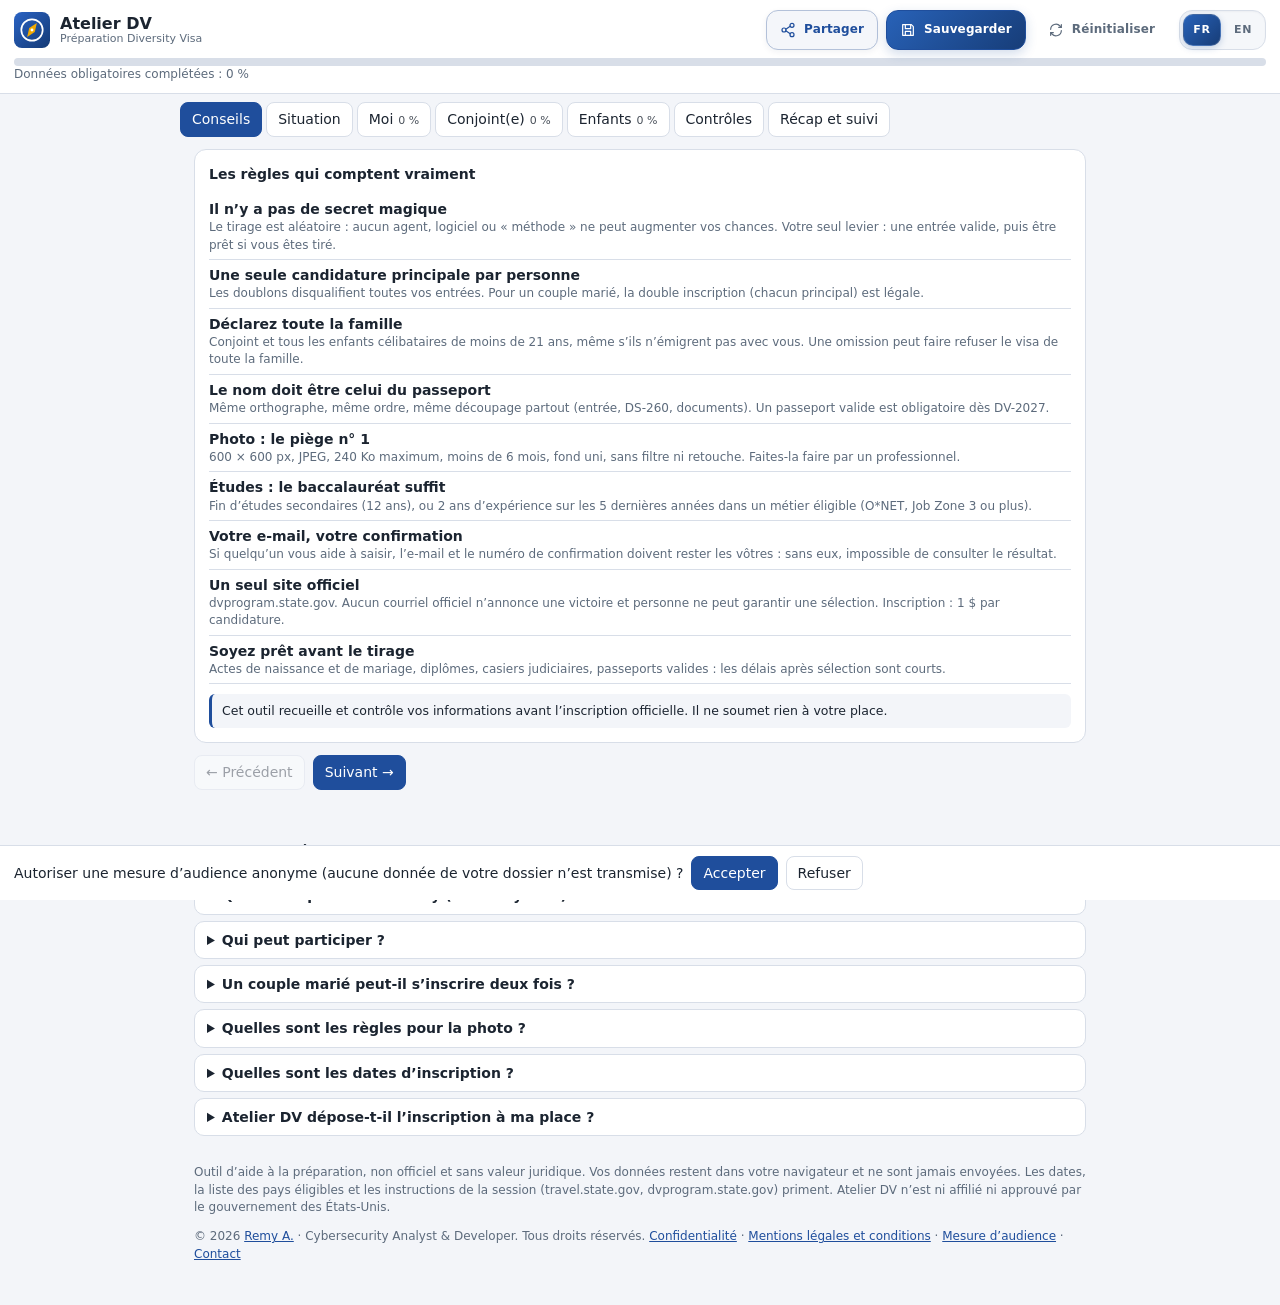
<file: index.html>
<!doctype html>
<!-- Atelier DV © 2026 Remy A. (Cybersecurity Analyst & Developer). Tous droits réservés. Voir LICENSE. -->
<html lang="fr">
  <head>
    <meta charset="utf-8" />
    <meta
      name="viewport"
      content="width=device-width, initial-scale=1, viewport-fit=cover"
    />
    <title>Atelier DV · Préparer sa candidature DV Lottery (Diversity Visa) en conformité</title>
    <meta
      name="description"
      content="Outil gratuit pour préparer votre DV Lottery : contrôle photo, passeport, conjoint et enfants, double inscription légale, checklist. Par Remy A."
    />
    <meta name="author" content="Remy A." />
    <meta name="copyright" content="© 2026 Remy A.. Tous droits réservés." />
    <meta name="robots" content="index,follow,max-image-preview:large" />
    <meta name="theme-color" content="#1f4e9c" />
    <meta name="application-name" content="Atelier DV" />
    <link rel="canonical" href="https://win-dv.onrender.com/" />
    <link rel="alternate" hreflang="fr" href="https://win-dv.onrender.com/" />
    <link rel="alternate" hreflang="en" href="https://win-dv.onrender.com/en/index.html" />
    <link rel="alternate" hreflang="x-default" href="https://win-dv.onrender.com/" />
    <link rel="manifest" href="manifest.webmanifest" />
    <link rel="icon" href="favicon.svg" type="image/svg+xml" />
    <link rel="icon" href="icon-192.png" sizes="192x192" type="image/png" />
    <link rel="apple-touch-icon" href="apple-touch-icon.png" />
    <meta property="og:type" content="website" />
    <meta property="og:site_name" content="Atelier DV" />
    <meta property="og:locale" content="fr_FR" />
<meta property="og:locale:alternate" content="en_US" />
    <meta property="og:title" content="Atelier DV · Préparer sa candidature DV Lottery (Diversity Visa) en conformité" />
    <meta property="og:description" content="Outil gratuit pour préparer votre DV Lottery : contrôle photo, passeport, conjoint et enfants, double inscription légale, checklist. Par Remy A." />
    <meta property="og:url" content="https://win-dv.onrender.com/" />
    <meta property="og:image" content="https://win-dv.onrender.com/og-image.png" />
    <meta property="og:image:width" content="1200" />
    <meta property="og:image:height" content="630" />
    <meta name="twitter:card" content="summary_large_image" />
    <meta name="twitter:title" content="Atelier DV · Préparer sa candidature DV Lottery (Diversity Visa) en conformité" />
    <meta name="twitter:description" content="Outil gratuit pour préparer votre DV Lottery : contrôle photo, passeport, conjoint et enfants, double inscription légale, checklist. Par Remy A." />
    <meta name="twitter:image" content="https://win-dv.onrender.com/og-image.png" />
    <script type="application/ld+json">
{
  "@context": "https://schema.org",
  "@graph": [
    {
      "@type": "WebApplication",
      "name": "Atelier DV",
      "url": "https://win-dv.onrender.com/",
      "applicationCategory": "UtilitiesApplication",
      "operatingSystem": "Web",
      "inLanguage": "fr",
      "description": "Outil gratuit pour préparer votre DV Lottery : contrôle photo, passeport, conjoint et enfants, double inscription légale, checklist. Par Remy A.",
      "offers": {
        "@type": "Offer",
        "price": "0",
        "priceCurrency": "EUR"
      },
      "author": {
        "@type": "Person",
        "name": "Remy A.",
        "jobTitle": "Cybersecurity Analyst & Developer"
      },
      "copyrightHolder": {
        "@type": "Person",
        "name": "Remy A."
      },
      "copyrightYear": 2026
    },
    {
      "@type": "FAQPage",
      "mainEntity": [
        {
          "@type": "Question",
          "name": "Qu’est-ce que la DV Lottery (Diversity Visa) ?",
          "acceptedAnswer": {
            "@type": "Answer",
            "text": "Programme annuel du gouvernement des États-Unis qui attribue des visas d’immigrant par tirage au sort aux personnes nées dans des pays à faible taux d’immigration vers les États-Unis. L’inscription se fait uniquement sur le site officiel dvprogram.state.gov."
          }
        },
        {
          "@type": "Question",
          "name": "Qui peut participer ?",
          "acceptedAnswer": {
            "@type": "Answer",
            "text": "Il faut être né dans un pays éligible (ou y être rattaché par le conjoint ou les parents selon les règles de « chargeability ») et avoir un diplôme de fin d’études secondaires, ou 2 ans d’expérience sur les 5 dernières années dans un métier éligible (O*NET). Un passeport valide est exigé pour le demandeur principal depuis DV-2027."
          }
        },
        {
          "@type": "Question",
          "name": "Un couple marié peut-il s’inscrire deux fois ?",
          "acceptedAnswer": {
            "@type": "Answer",
            "text": "Oui, c’est légal : chaque conjoint dépose sa propre candidature en tant que demandeur principal et déclare l’autre ainsi que tous les enfants éligibles. Cela double les chances de la famille, pas celles de chaque personne. Une même personne ne peut avoir qu’une seule candidature principale."
          }
        },
        {
          "@type": "Question",
          "name": "Quelles sont les règles pour la photo ?",
          "acceptedAnswer": {
            "@type": "Answer",
            "text": "Format JPEG, 600 × 600 pixels, 240 Ko maximum, prise de vue de moins de 6 mois, fond uni, sans filtre ni retouche. Atelier DV analyse votre fichier directement sur votre appareil, sans l’envoyer."
          }
        },
        {
          "@type": "Question",
          "name": "Quelles sont les dates d’inscription ?",
          "acceptedAnswer": {
            "@type": "Answer",
            "text": "Elles varient selon la session et sont annoncées par le Department of State. Consultez travel.state.gov. Atelier DV affiche en haut de page les communiqués officiels dès qu’ils sont publiés."
          }
        },
        {
          "@type": "Question",
          "name": "Atelier DV dépose-t-il l’inscription à ma place ?",
          "acceptedAnswer": {
            "@type": "Answer",
            "text": "Non. L’outil sert à préparer, contrôler et organiser vos informations. L’inscription officielle se fait par vous, sur dvprogram.state.gov. Atelier DV n’est ni affilié ni approuvé par le gouvernement des États-Unis."
          }
        }
      ]
    }
  ]
}
</script>
    <script src="config.js"></script>
    <link rel="stylesheet" href="app.css" />
  </head>
  <body>
    <a class="skip" href="#m">Aller au contenu</a>
    <header>
      <div class="top">
        <h1>
          <a class="brand" href="./" aria-label="Atelier DV, accueil"
            ><svg viewBox="0 0 64 64" role="img" aria-label="Logo Atelier DV">
              <defs>
                <linearGradient id="lg" x1="0" y1="0" x2="1" y2="1">
                  <stop offset="0" stop-color="#2a63c4" />
                  <stop offset="1" stop-color="#143a75" />
                </linearGradient>
              </defs>
              <rect width="64" height="64" rx="14" fill="url(#lg)" />
              <circle
                cx="32"
                cy="32"
                r="19"
                fill="none"
                stroke="#fff"
                stroke-width="3"
              />
              <path
                d="M32 17l6 15-6 15-6-15z"
                fill="#f2a900"
                transform="rotate(35 32 32)"
              />
              <circle cx="32" cy="32" r="2.6" fill="#fff" /></svg
            ><span>Atelier DV<small>Préparation Diversity Visa</small></span></a
          >
        </h1>
        <button id="sh" class="action-button action-share">
          <svg class="action-icon" viewBox="0 0 24 24" aria-hidden="true">
            <circle cx="18" cy="5" r="3"></circle>
            <circle cx="6" cy="12" r="3"></circle>
            <circle cx="18" cy="19" r="3"></circle>
            <path d="m8.7 10.7 6.6-4.4M8.7 13.3l6.6 4.4"></path>
          </svg>
          <span>Partager</span>
        </button>
        <button id="bk" class="action-button action-save">
          <svg class="action-icon" viewBox="0 0 24 24" aria-hidden="true">
            <path d="M5 4h12l3 3v13H4V4z"></path>
            <path d="M8 4v6h8V4M8 20v-6h8v6"></path>
          </svg>
          <span>Sauvegarder</span>
        </button>
        <button id="rs" class="action-button action-reset">
          <svg class="action-icon" viewBox="0 0 24 24" aria-hidden="true">
            <path d="M4 11a8 8 0 0 1 14-5l2 2"></path>
            <path d="M20 4v4h-4M20 13a8 8 0 0 1-14 5l-2-2"></path>
            <path d="M4 20v-4h4"></path>
          </svg>
          <span id="rs-label">Réinitialiser</span>
        </button>
        <div id="lh"><nav class="language-switch" aria-label="Langue"><a href="/" lang="fr" hreflang="fr" aria-current="true" data-lang="fr">FR</a><a href="/en/index.html" lang="en" hreflang="en" data-lang="en">EN</a></nav></div>
      </div>
      <div class="bar"><i id="pb"></i></div>
      <div class="mu" id="pt"></div>
      <p class="storage-warning" id="storage-warning" role="status" aria-live="polite" hidden></p>
    </header>
    <nav id="nav" aria-label="Étapes"></nav>
    <noscript><div class="card" style="margin: 12px">Atelier DV a besoin de JavaScript pour fonctionner. Activez-le dans votre navigateur.</div></noscript>
    <main id="m" tabindex="-1"></main>
        <section class="faq">
      <h2>Questions fréquentes sur la DV Lottery</h2>
      <details><summary>Qu’est-ce que la DV Lottery (Diversity Visa) ?</summary><p>Programme annuel du gouvernement des États-Unis qui attribue des visas d’immigrant par tirage au sort aux personnes nées dans des pays à faible taux d’immigration vers les États-Unis. L’inscription se fait uniquement sur le site officiel dvprogram.state.gov.</p></details>
      <details><summary>Qui peut participer ?</summary><p>Il faut être né dans un pays éligible (ou y être rattaché par le conjoint ou les parents selon les règles de « chargeability ») et avoir un diplôme de fin d’études secondaires, ou 2 ans d’expérience sur les 5 dernières années dans un métier éligible (O*NET). Un passeport valide est exigé pour le demandeur principal depuis DV-2027.</p></details>
      <details><summary>Un couple marié peut-il s’inscrire deux fois ?</summary><p>Oui, c’est légal : chaque conjoint dépose sa propre candidature en tant que demandeur principal et déclare l’autre ainsi que tous les enfants éligibles. Cela double les chances de la famille, pas celles de chaque personne. Une même personne ne peut avoir qu’une seule candidature principale.</p></details>
      <details><summary>Quelles sont les règles pour la photo ?</summary><p>Format JPEG, 600 × 600 pixels, 240 Ko maximum, prise de vue de moins de 6 mois, fond uni, sans filtre ni retouche. Atelier DV analyse votre fichier directement sur votre appareil, sans l’envoyer.</p></details>
      <details><summary>Quelles sont les dates d’inscription ?</summary><p>Elles varient selon la session et sont annoncées par le Department of State. Consultez travel.state.gov. Atelier DV affiche en haut de page les communiqués officiels dès qu’ils sont publiés.</p></details>
      <details><summary>Atelier DV dépose-t-il l’inscription à ma place ?</summary><p>Non. L’outil sert à préparer, contrôler et organiser vos informations. L’inscription officielle se fait par vous, sur dvprogram.state.gov. Atelier DV n’est ni affilié ni approuvé par le gouvernement des États-Unis.</p></details>
    </section>
    <div id="ft"></div>
    <section id="print-report" hidden></section>
    <div class="dlg" id="dlg" hidden>
      <section class="dialog-card" role="dialog" aria-modal="true" aria-labelledby="dlg-title" tabindex="-1">
        <header class="dialog-head">
          <span class="dialog-mark" aria-hidden="true"><svg viewBox="0 0 24 24"><path d="M5 4h10l4 4v12H5z"/><path d="M8 4v6h8V4M8 20v-6h8v6"/></svg></span>
          <div><p class="dialog-kicker">EXPORTS SÉCURISÉS</p><h2 id="dlg-title">Sauvegarder mon dossier</h2></div>
          <button class="dialog-close" type="button" data-close aria-label="Fermer"><svg viewBox="0 0 24 24" aria-hidden="true"><path d="m6 6 12 12M18 6 6 18"/></svg></button>
        </header>
        <p class="dialog-intro">Les fichiers exportés contiennent des données personnelles : conservez-les avec précaution.</p>
        <div class="export-grid" aria-label="Formats d’exportation">
          <button class="export-option export-featured export-wide" data-x="pdf">
            <span class="export-icon" aria-hidden="true"><svg viewBox="0 0 24 24"><path d="M6 3h9l4 4v14H6z"/><path d="M14 3v5h5M9 13h7M9 17h7"/></svg></span>
            <span class="export-copy"><strong>PDF / Imprimer</strong><small>Un dossier soigné avec identité visuelle, informations et suivi.</small></span><span class="export-arrow" aria-hidden="true">↗</span>
          </button>
          <button class="export-option export-wide" data-x="xlsx">
            <span class="export-icon" aria-hidden="true"><svg viewBox="0 0 24 24"><path d="M4 4h16v16H4zM4 9h16M4 14h16M10 4v16M15 4v16"/></svg></span>
            <span class="export-copy"><strong>Excel (.xlsx)</strong><small>Un classeur organisé, rempli avec les informations de votre dossier.</small></span><span class="export-arrow" aria-hidden="true">↗</span>
          </button>
        </div>
        <p class="dialog-message" id="msg" role="status" aria-live="polite"></p>
      </section>
    </div><div class="dlg" id="dl2" hidden>
      <section class="dialog-card share-dialog" role="dialog" aria-modal="true" aria-labelledby="share-title" tabindex="-1">
        <header class="dialog-head">
          <span class="dialog-mark share-mark" aria-hidden="true"><svg viewBox="0 0 24 24"><circle cx="18" cy="5" r="3"/><circle cx="6" cy="12" r="3"/><circle cx="18" cy="19" r="3"/><path d="m8.7 10.7 6.6-4.4m-6.6 7 6.6 4.4"/></svg></span>
          <div><p class="dialog-kicker">FAITES CONNAÎTRE L’OUTIL</p><h2 id="share-title">Partager l’outil</h2></div>
          <button class="dialog-close" type="button" data-close aria-label="Fermer"><svg viewBox="0 0 24 24" aria-hidden="true"><path d="m6 6 12 12M18 6 6 18"/></svg></button>
        </header>
        <p class="dialog-intro">Le lien partagé ouvre l’outil vide : aucune de vos données n’est envoyée.</p>
        <p class="share-privacy"><span aria-hidden="true">✓</span>Vos informations personnelles ne sont jamais incluses dans le lien.</p>
        <div class="share-grid" id="chs" aria-label="Choisir un canal de partage"></div>
        <div class="dialog-footer"><img src="/logo.svg" alt="" /><span>Préparation Diversity Visa</span></div>
      </section>
    </div><div class="cs" id="cs" hidden>
      <span>Autoriser une mesure d’audience anonyme (aucune donnée de votre dossier n’est transmise) ?</span>
      <button data-c="yes" class="pri">Accepter</button>
      <button data-c="no">Refuser</button>
    </div>
    <script src="i18n.js"></script>
    <script src="workbook-export.js" defer></script>
    <script src="app.js" defer></script>
  </body>
</html>
</file>
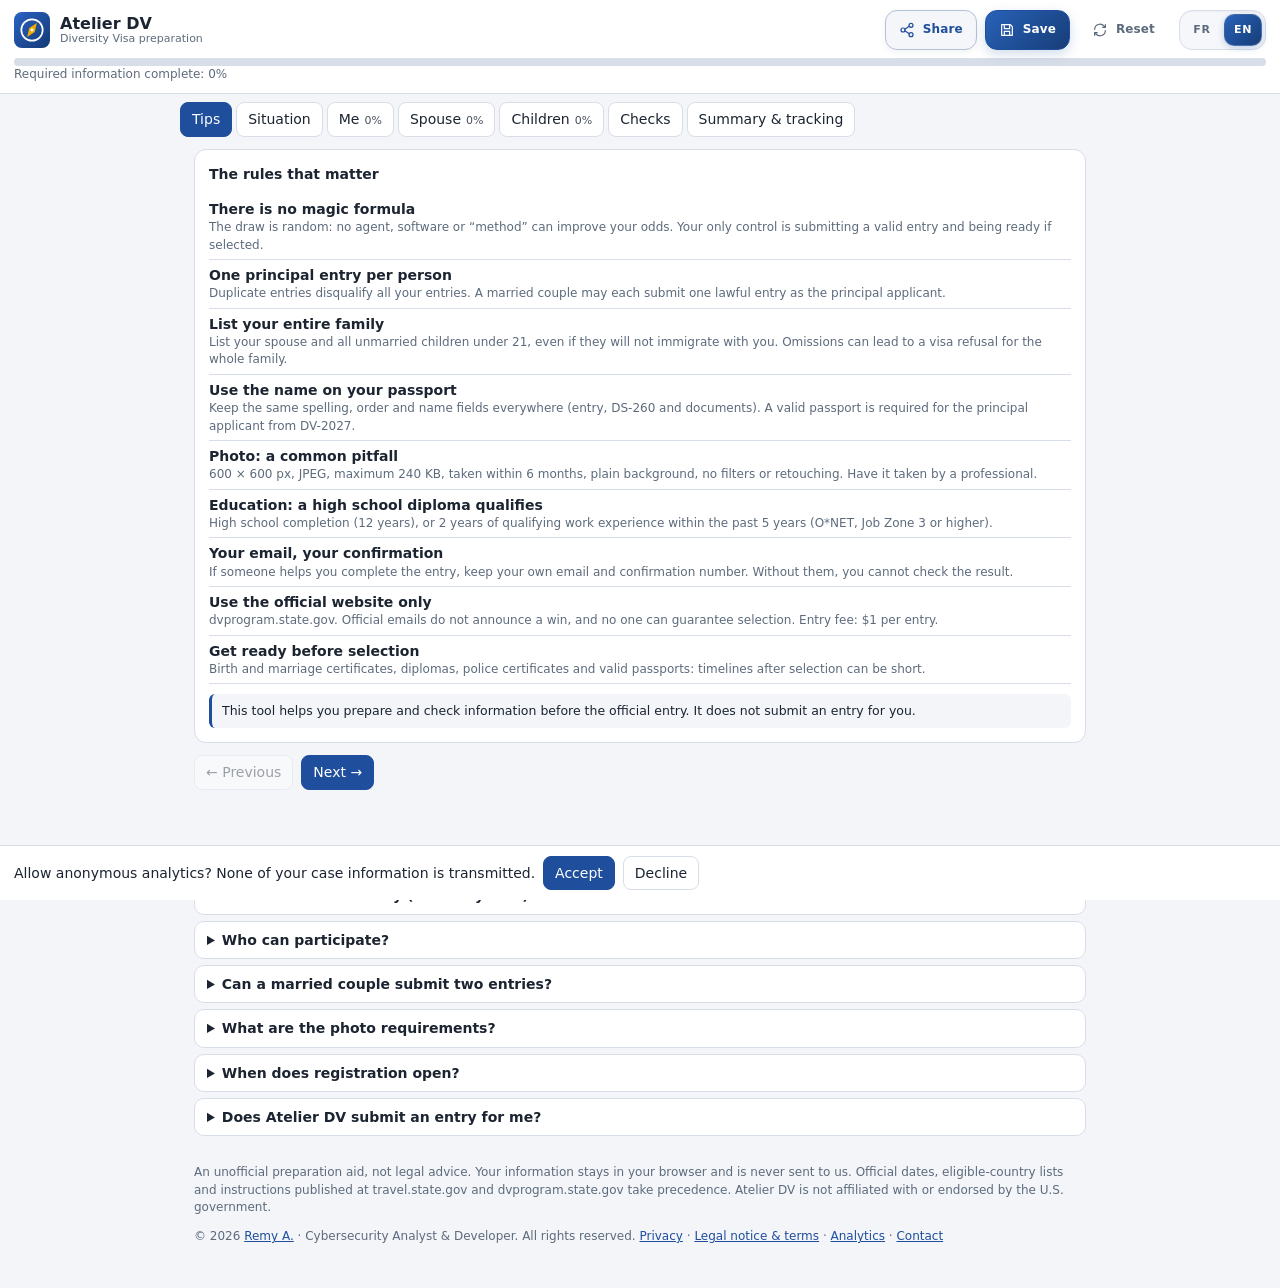
<file: en/index.html>
<!doctype html>
<!-- Atelier DV © 2026 Remy A. (Cybersecurity Analyst & Developer). Tous droits réservés. Voir LICENSE. -->
<html lang="en">
  <head>
    <meta charset="utf-8" />
    <meta
      name="viewport"
      content="width=device-width, initial-scale=1, viewport-fit=cover"
    />
    <title>Atelier DV · Prepare your Diversity Visa entry with confidence</title>
    <meta
      name="description"
      content="A free tool to prepare your DV Lottery entry: photo and passport checks, spouse and children details, lawful dual entry, and a checklist. By Remy A."
    />
    <meta name="author" content="Remy A." />
    <meta name="copyright" content="© 2026 Remy A.. All rights reserved." />
    <meta name="robots" content="index,follow,max-image-preview:large" />
    <meta name="theme-color" content="#1f4e9c" />
    <meta name="application-name" content="Atelier DV" />
    <link rel="canonical" href="https://win-dv.onrender.com/en/index.html" />
    <link rel="alternate" hreflang="fr" href="https://win-dv.onrender.com/" />
    <link rel="alternate" hreflang="en" href="https://win-dv.onrender.com/en/index.html" />
    <link rel="alternate" hreflang="x-default" href="https://win-dv.onrender.com/" />
    <link rel="manifest" href="manifest.webmanifest" />
    <link rel="icon" href="../favicon.svg" type="image/svg+xml" />
    <link rel="icon" href="../icon-192.png" sizes="192x192" type="image/png" />
    <link rel="apple-touch-icon" href="../apple-touch-icon.png" />
    <meta property="og:type" content="website" />
    <meta property="og:site_name" content="Atelier DV" />
    <meta property="og:locale" content="en_US" />
<meta property="og:locale:alternate" content="fr_FR" />
    <meta property="og:title" content="Atelier DV · Prepare your Diversity Visa entry with confidence" />
    <meta property="og:description" content="A free tool to prepare your DV Lottery entry: photo and passport checks, spouse and children details, lawful dual entry, and a checklist. By Remy A." />
    <meta property="og:url" content="https://win-dv.onrender.com/en/index.html" />
    <meta property="og:image" content="https://win-dv.onrender.com/og-image-en.png" />
    <meta property="og:image:width" content="1200" />
    <meta property="og:image:height" content="630" />
    <meta name="twitter:card" content="summary_large_image" />
    <meta name="twitter:title" content="Atelier DV · Prepare your Diversity Visa entry with confidence" />
    <meta name="twitter:description" content="A free tool to prepare your DV Lottery entry: photo and passport checks, spouse and children details, lawful dual entry, and a checklist. By Remy A." />
    <meta name="twitter:image" content="https://win-dv.onrender.com/og-image-en.png" />
    <script type="application/ld+json">
{
  "@context": "https://schema.org",
  "@graph": [
    {
      "@type": "WebApplication",
      "name": "Atelier DV",
      "url": "https://win-dv.onrender.com/en/index.html",
      "applicationCategory": "UtilitiesApplication",
      "operatingSystem": "Web",
      "inLanguage": "en",
      "description": "A free tool to prepare your DV Lottery entry: photo and passport checks, spouse and children details, lawful dual entry, and a checklist. By Remy A.",
      "offers": {
        "@type": "Offer",
        "price": "0",
        "priceCurrency": "EUR"
      },
      "author": {
        "@type": "Person",
        "name": "Remy A.",
        "jobTitle": "Cybersecurity Analyst & Developer"
      },
      "copyrightHolder": {
        "@type": "Person",
        "name": "Remy A."
      },
      "copyrightYear": 2026
    },
    {
      "@type": "FAQPage",
      "mainEntity": [
        {
          "@type": "Question",
          "name": "What is the DV Lottery (Diversity Visa)?",
          "acceptedAnswer": {
            "@type": "Answer",
            "text": "The U.S. government’s annual program makes immigrant visas available through a random draw to people born in countries with historically low immigration to the United States. Entries are submitted only at dvprogram.state.gov."
          }
        },
        {
          "@type": "Question",
          "name": "Who can participate?",
          "acceptedAnswer": {
            "@type": "Answer",
            "text": "You must be born in an eligible country (or qualify through a spouse or parent under chargeability rules) and have a high school education or qualifying work experience in the past 5 years (O*NET). A valid passport is required for the principal applicant starting with DV-2027."
          }
        },
        {
          "@type": "Question",
          "name": "Can a married couple submit two entries?",
          "acceptedAnswer": {
            "@type": "Answer",
            "text": "Yes. Each spouse may submit a separate entry as the principal applicant and list the other spouse and all eligible children. This gives the family two entries, not each person better odds. Each person may submit only one principal entry."
          }
        },
        {
          "@type": "Question",
          "name": "What are the photo requirements?",
          "acceptedAnswer": {
            "@type": "Answer",
            "text": "JPEG, 600 × 600 pixels, no more than 240 KB, taken within 6 months, plain background, no filters or retouching. Atelier DV checks your file on your device; it is never uploaded."
          }
        },
        {
          "@type": "Question",
          "name": "When does registration open?",
          "acceptedAnswer": {
            "@type": "Answer",
            "text": "Dates vary by program year and are announced by the Department of State. Check travel.state.gov. Atelier DV displays official announcements when they are published."
          }
        },
        {
          "@type": "Question",
          "name": "Does Atelier DV submit an entry for me?",
          "acceptedAnswer": {
            "@type": "Answer",
            "text": "No. The tool helps you prepare, check and organize your information. You submit your entry yourself at dvprogram.state.gov. Atelier DV is not affiliated with or endorsed by the U.S. government."
          }
        }
      ]
    }
  ]
}
</script>
    <script src="../config.js"></script>
    <link rel="stylesheet" href="../app.css" />
  </head>
  <body>
    <a class="skip" href="#m">Skip to content</a>
    <header>
      <div class="top">
        <h1>
          <a class="brand" href="./" aria-label="Atelier DV, home"
            ><svg viewBox="0 0 64 64" role="img" aria-label="Atelier DV logo">
              <defs>
                <linearGradient id="lg" x1="0" y1="0" x2="1" y2="1">
                  <stop offset="0" stop-color="#2a63c4" />
                  <stop offset="1" stop-color="#143a75" />
                </linearGradient>
              </defs>
              <rect width="64" height="64" rx="14" fill="url(#lg)" />
              <circle
                cx="32"
                cy="32"
                r="19"
                fill="none"
                stroke="#fff"
                stroke-width="3"
              />
              <path
                d="M32 17l6 15-6 15-6-15z"
                fill="#f2a900"
                transform="rotate(35 32 32)"
              />
              <circle cx="32" cy="32" r="2.6" fill="#fff" /></svg
            ><span>Atelier DV<small>Diversity Visa preparation</small></span></a
          >
        </h1>
        <button id="sh" class="action-button action-share">
          <svg class="action-icon" viewBox="0 0 24 24" aria-hidden="true">
            <circle cx="18" cy="5" r="3"></circle>
            <circle cx="6" cy="12" r="3"></circle>
            <circle cx="18" cy="19" r="3"></circle>
            <path d="m8.7 10.7 6.6-4.4M8.7 13.3l6.6 4.4"></path>
          </svg>
          <span>Share</span>
        </button>
        <button id="bk" class="action-button action-save">
          <svg class="action-icon" viewBox="0 0 24 24" aria-hidden="true">
            <path d="M5 4h12l3 3v13H4V4z"></path>
            <path d="M8 4v6h8V4M8 20v-6h8v6"></path>
          </svg>
          <span>Save</span>
        </button>
        <button id="rs" class="action-button action-reset">
          <svg class="action-icon" viewBox="0 0 24 24" aria-hidden="true">
            <path d="M4 11a8 8 0 0 1 14-5l2 2"></path>
            <path d="M20 4v4h-4M20 13a8 8 0 0 1-14 5l-2-2"></path>
            <path d="M4 20v-4h4"></path>
          </svg>
          <span id="rs-label">Reset</span>
        </button>
        <div id="lh"><nav class="language-switch" aria-label="Language"><a href="/" lang="fr" hreflang="fr" data-lang="fr">FR</a><a href="/en/index.html" lang="en" hreflang="en" aria-current="true" data-lang="en">EN</a></nav></div>
      </div>
      <div class="bar"><i id="pb"></i></div>
      <div class="mu" id="pt"></div>
      <p class="storage-warning" id="storage-warning" role="status" aria-live="polite" hidden></p>
    </header>
    <nav id="nav" aria-label="Steps"></nav>
    <noscript><div class="card" style="margin: 12px">Atelier DV needs JavaScript to work. Please enable it in your browser.</div></noscript>
    <main id="m" tabindex="-1"></main>
        <section class="faq">
      <h2>Frequently asked questions about the DV Lottery</h2>
      <details><summary>What is the DV Lottery (Diversity Visa)?</summary><p>The U.S. government’s annual program makes immigrant visas available through a random draw to people born in countries with historically low immigration to the United States. Entries are submitted only at dvprogram.state.gov.</p></details>
      <details><summary>Who can participate?</summary><p>You must be born in an eligible country (or qualify through a spouse or parent under chargeability rules) and have a high school education or qualifying work experience in the past 5 years (O*NET). A valid passport is required for the principal applicant starting with DV-2027.</p></details>
      <details><summary>Can a married couple submit two entries?</summary><p>Yes. Each spouse may submit a separate entry as the principal applicant and list the other spouse and all eligible children. This gives the family two entries, not each person better odds. Each person may submit only one principal entry.</p></details>
      <details><summary>What are the photo requirements?</summary><p>JPEG, 600 × 600 pixels, no more than 240 KB, taken within 6 months, plain background, no filters or retouching. Atelier DV checks your file on your device; it is never uploaded.</p></details>
      <details><summary>When does registration open?</summary><p>Dates vary by program year and are announced by the Department of State. Check travel.state.gov. Atelier DV displays official announcements when they are published.</p></details>
      <details><summary>Does Atelier DV submit an entry for me?</summary><p>No. The tool helps you prepare, check and organize your information. You submit your entry yourself at dvprogram.state.gov. Atelier DV is not affiliated with or endorsed by the U.S. government.</p></details>
    </section>
    <div id="ft"></div>
    <section id="print-report" hidden></section>
    <div class="dlg" id="dlg" hidden>
      <section class="dialog-card" role="dialog" aria-modal="true" aria-labelledby="dlg-title" tabindex="-1">
        <header class="dialog-head">
          <span class="dialog-mark" aria-hidden="true"><svg viewBox="0 0 24 24"><path d="M5 4h10l4 4v12H5z"/><path d="M8 4v6h8V4M8 20v-6h8v6"/></svg></span>
          <div><p class="dialog-kicker">SECURE EXPORTS</p><h2 id="dlg-title">Save my file</h2></div>
          <button class="dialog-close" type="button" data-close aria-label="Close"><svg viewBox="0 0 24 24" aria-hidden="true"><path d="m6 6 12 12M18 6 6 18"/></svg></button>
        </header>
        <p class="dialog-intro">Exported files contain personal information; store them carefully.</p>
        <div class="export-grid" aria-label="Export formats">
          <button class="export-option export-featured export-wide" data-x="pdf">
            <span class="export-icon" aria-hidden="true"><svg viewBox="0 0 24 24"><path d="M6 3h9l4 4v14H6z"/><path d="M14 3v5h5M9 13h7M9 17h7"/></svg></span>
            <span class="export-copy"><strong>PDF / Print</strong><small>A polished report with branding, your details and tracking.</small></span><span class="export-arrow" aria-hidden="true">↗</span>
          </button>
          <button class="export-option export-wide" data-x="xlsx">
            <span class="export-icon" aria-hidden="true"><svg viewBox="0 0 24 24"><path d="M4 4h16v16H4zM4 9h16M4 14h16M10 4v16M15 4v16"/></svg></span>
            <span class="export-copy"><strong>Excel (.xlsx)</strong><small>A neatly arranged workbook filled with your dossier information.</small></span><span class="export-arrow" aria-hidden="true">↗</span>
          </button>
        </div>
        <p class="dialog-message" id="msg" role="status" aria-live="polite"></p>
      </section>
    </div><div class="dlg" id="dl2" hidden>
      <section class="dialog-card share-dialog" role="dialog" aria-modal="true" aria-labelledby="share-title" tabindex="-1">
        <header class="dialog-head">
          <span class="dialog-mark share-mark" aria-hidden="true"><svg viewBox="0 0 24 24"><circle cx="18" cy="5" r="3"/><circle cx="6" cy="12" r="3"/><circle cx="18" cy="19" r="3"/><path d="m8.7 10.7 6.6-4.4m-6.6 7 6.6 4.4"/></svg></span>
          <div><p class="dialog-kicker">SPREAD THE WORD</p><h2 id="share-title">Share this tool</h2></div>
          <button class="dialog-close" type="button" data-close aria-label="Close"><svg viewBox="0 0 24 24" aria-hidden="true"><path d="m6 6 12 12M18 6 6 18"/></svg></button>
        </header>
        <p class="dialog-intro">The shared link opens a blank tool; none of your information is sent.</p>
        <p class="share-privacy"><span aria-hidden="true">✓</span>Your personal information is never included in the shared link.</p>
        <div class="share-grid" id="chs" aria-label="Choose a sharing method"></div>
        <div class="dialog-footer"><img src="/logo.svg" alt="" /><span>Diversity Visa preparation</span></div>
      </section>
    </div><div class="cs" id="cs" hidden>
      <span>Allow anonymous analytics? None of your case information is transmitted.</span>
      <button data-c="yes" class="pri">Accept</button>
      <button data-c="no">Decline</button>
    </div>
    <script src="../i18n.js"></script>
    <script src="../workbook-export.js" defer></script>
    <script src="../app.js" defer></script>
  </body>
</html>
</file>
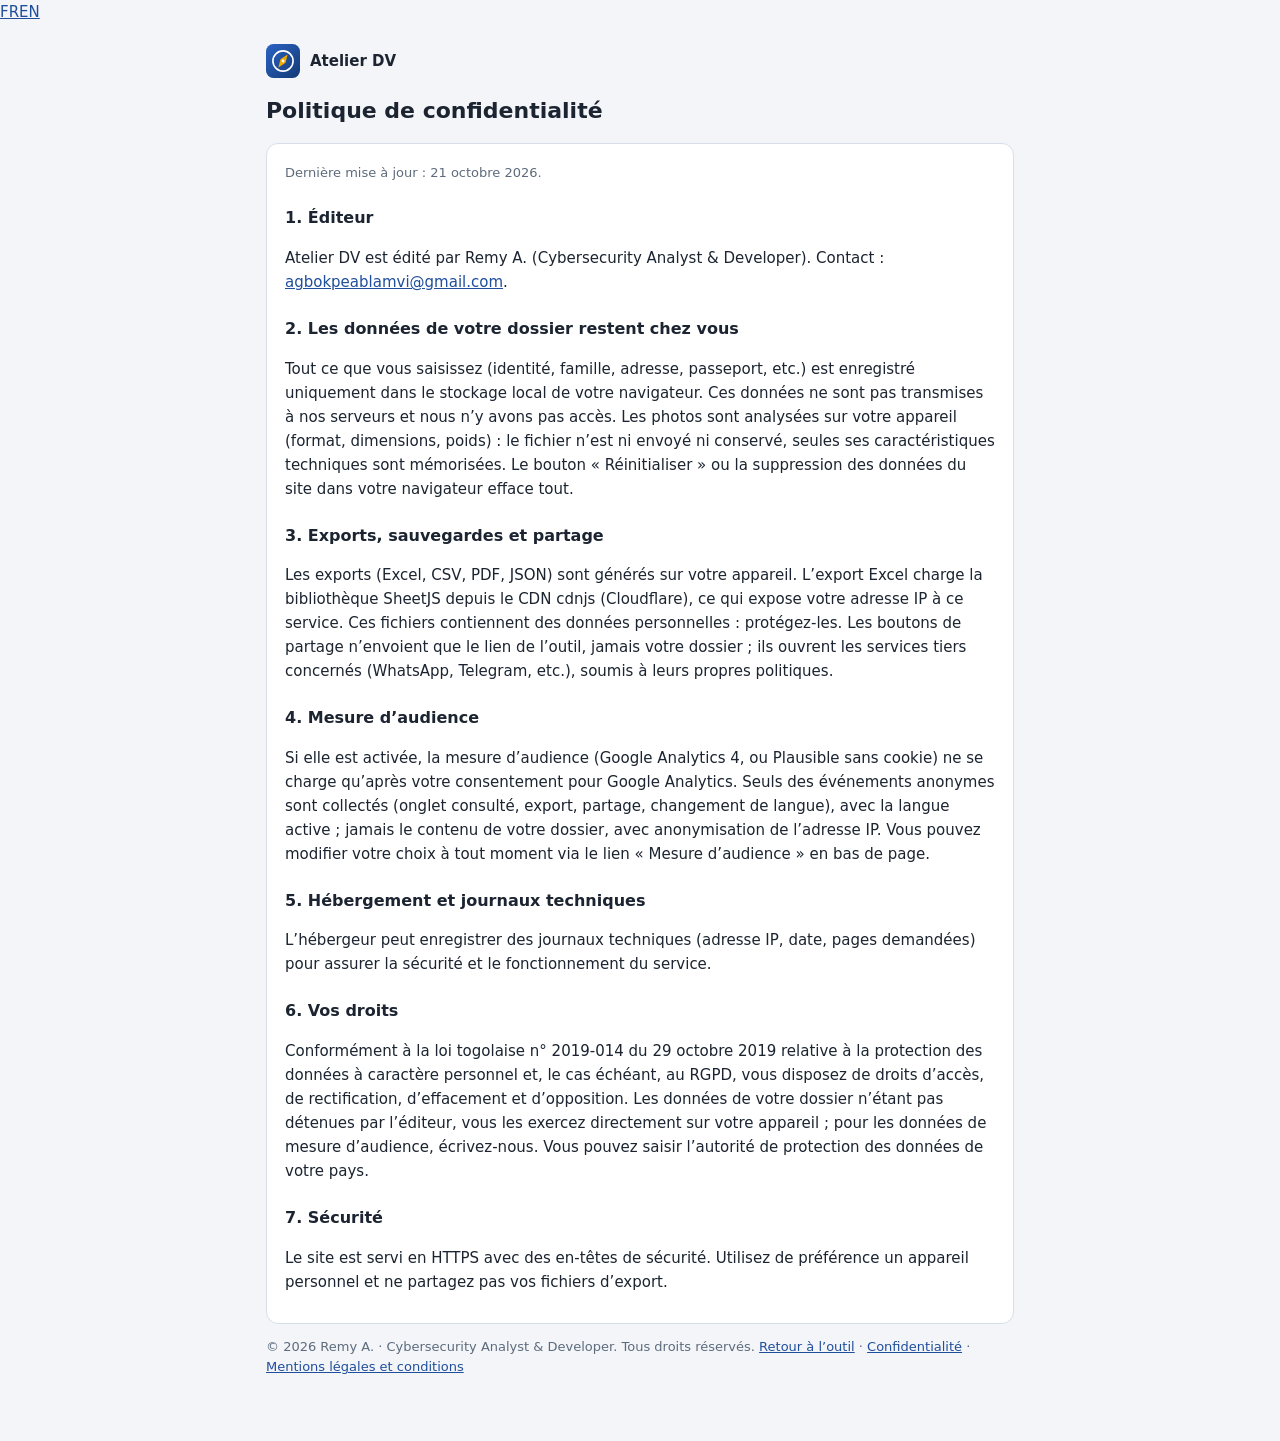
<file: confidentialite.html>
<!doctype html>
<html lang="fr">
  <head>
    <meta charset="utf-8" />
    <meta name="viewport" content="width=device-width, initial-scale=1" />
    <title>Politique de confidentialité</title>
    <meta
      name="description"
      content="Comment Atelier DV traite vos données : stockage local, mesure d’audience anonyme, vos droits."
    />
    <meta name="robots" content="index,follow" />
    <meta name="author" content="Remy A." />
    <link rel="canonical" href="https://win-dv.onrender.com/confidentialite.html" />
    <link rel="icon" href="favicon.svg" type="image/svg+xml" />
    <meta name="theme-color" content="#1f4e9c" />
    <style>
      :root {
        color-scheme: light;
        --bg: #f3f5f9;
        --card: #fff;
        --tx: #1b2430;
        --mu: #5d6b7c;
        --pr: #1f4e9c;
        --bd: #d8dee8;
      }
      @media (prefers-color-scheme: dark) {
        :root {
          color-scheme: dark;
          --bg: #12161c;
          --card: #1b222c;
          --tx: #e6ebf2;
          --mu: #9aa7b8;
          --pr: #6ea0ff;
          --bd: #2e3948;
        }
      }
      * {
        box-sizing: border-box;
      }
      body {
        margin: 0;
        background: var(--bg);
        color: var(--tx);
        font:
          15px/1.6 system-ui,
          -apple-system,
          "Segoe UI",
          Roboto,
          Arial,
          sans-serif;
        padding: env(safe-area-inset-top, 0) 0 env(safe-area-inset-bottom, 0);
      }
      main {
        max-width: 780px;
        margin: 0 auto;
        padding: 20px 16px 50px;
      }
      .card {
        background: var(--card);
        border: 1px solid var(--bd);
        border-radius: 12px;
        padding: 6px 18px 14px;
      }
      h1 {
        font-size: 22px;
      }
      h2 {
        font-size: 16px;
        margin-top: 22px;
      }
      a {
        color: var(--pr);
      }
      .mu {
        color: var(--mu);
        font-size: 13px;
      }
      .brand {
        display: flex;
        gap: 10px;
        align-items: center;
        text-decoration: none;
        color: inherit;
        font-weight: 700;
        margin-bottom: 10px;
      }
      .brand img {
        width: 34px;
        height: 34px;
      }
      .todo {
        background: #fff3cd;
        color: #5b4300;
        padding: 0 4px;
        border-radius: 4px;
      }
    </style>
      <link rel="alternate" hreflang="fr" href="https://win-dv.onrender.com/confidentialite.html" />
<link rel="alternate" hreflang="en" href="https://win-dv.onrender.com/en/privacy.html" />
<link rel="alternate" hreflang="x-default" href="https://win-dv.onrender.com/confidentialite.html" />
      <script src="i18n.js"></script>
    <meta property="og:title" content="Politique de confidentialité" />
    <meta property="og:type" content="website" />
    <meta property="og:site_name" content="Atelier DV" />
    <meta property="og:description" content="Comment Atelier DV traite vos données : stockage local, mesure d’audience anonyme, vos droits." />
    <meta property="og:url" content="https://win-dv.onrender.com/confidentialite.html" />
    <meta property="og:locale" content="fr_FR" />
    <meta property="og:locale:alternate" content="en_US" />
    <meta property="og:image" content="https://win-dv.onrender.com/og-image.png" />
    <meta name="twitter:card" content="summary_large_image" />
    <meta name="twitter:title" content="Politique de confidentialité" />
    <meta name="twitter:description" content="Comment Atelier DV traite vos données : stockage local, mesure d’audience anonyme, vos droits." />
    <meta name="twitter:image" content="https://win-dv.onrender.com/og-image.png" />
  </head>
  <body>
    <nav class="language-switch" aria-label="Langue"><a href="/confidentialite.html" lang="fr" hreflang="fr" aria-current="true" data-lang="fr">FR</a><a href="/en/privacy.html" lang="en" hreflang="en" data-lang="en">EN</a></nav>
    <main>
      <a class="brand" href="/"><img src="logo.svg" alt="" />Atelier DV</a>
      <h1>Politique de confidentialité</h1>
      <div class="card">
        <p class="mu">Dernière mise à jour : 21 octobre 2026.</p>
        <h2>1. Éditeur</h2>
        <p>
          Atelier DV est édité par Remy A. (Cybersecurity Analyst &amp;
          Developer). Contact :
          <a href="mailto:agbokpeablamvi@gmail.com">agbokpeablamvi@gmail.com</a>.
        </p>
        <h2>2. Les données de votre dossier restent chez vous</h2>
        <p>
          Tout ce que vous saisissez (identité, famille, adresse, passeport,
          etc.) est enregistré uniquement dans le stockage local de votre
          navigateur. Ces données ne sont pas transmises à nos serveurs et nous
          n’y avons pas accès. Les photos sont analysées sur votre appareil
          (format, dimensions, poids) : le fichier n’est ni envoyé ni conservé,
          seules ses caractéristiques techniques sont mémorisées. Le bouton «
          Réinitialiser » ou la suppression des données du site dans votre
          navigateur efface tout.
        </p>
        <h2>3. Exports, sauvegardes et partage</h2>
        <p>
          Les exports (Excel, CSV, PDF, JSON) sont générés sur votre appareil.
          L’export Excel charge la bibliothèque SheetJS depuis le CDN cdnjs
          (Cloudflare), ce qui expose votre adresse IP à ce service. Ces
          fichiers contiennent des données personnelles : protégez-les. Les
          boutons de partage n’envoient que le lien de l’outil, jamais votre
          dossier ; ils ouvrent les services tiers concernés (WhatsApp,
          Telegram, etc.), soumis à leurs propres politiques.
        </p>
        <h2>4. Mesure d’audience</h2>
        <p>
          Si elle est activée, la mesure d’audience (Google Analytics 4, ou
          Plausible sans cookie) ne se charge qu’après votre consentement pour
          Google Analytics. Seuls des événements anonymes sont collectés (onglet
          consulté, export, partage, changement de langue), avec la langue
          active ; jamais le contenu de votre dossier, avec anonymisation de
          l’adresse IP. Vous pouvez modifier votre choix à tout moment via le
          lien « Mesure d’audience » en bas de page.
        </p>
        <h2>5. Hébergement et journaux techniques</h2>
        <p>
          L’hébergeur peut enregistrer des journaux techniques (adresse IP,
          date, pages demandées) pour assurer la sécurité et le fonctionnement
          du service.
        </p>
        <h2>6. Vos droits</h2>
        <p>
          Conformément à la loi togolaise n° 2019-014 du 29 octobre 2019
          relative à la protection des données à caractère personnel et, le cas
          échéant, au RGPD, vous disposez de droits d’accès, de rectification,
          d’effacement et d’opposition. Les données de votre dossier n’étant pas
          détenues par l’éditeur, vous les exercez directement sur votre
          appareil ; pour les données de mesure d’audience, écrivez-nous. Vous
          pouvez saisir l’autorité de protection des données de votre pays.
        </p>
        <h2>7. Sécurité</h2>
        <p>
          Le site est servi en HTTPS avec des en-têtes de sécurité. Utilisez de
          préférence un appareil personnel et ne partagez pas vos fichiers
          d’export.
        </p>
      </div>
      <p class="mu">
        © 2026 Remy A. · Cybersecurity Analyst & Developer. Tous droits
        réservés. <a href="/">Retour à l’outil</a> ·
        <a href="/confidentialite.html">Confidentialité</a> ·
        <a href="/mentions-legales.html">Mentions légales et conditions</a>
      </p>
    </main>
  </body>
</html>
</file>
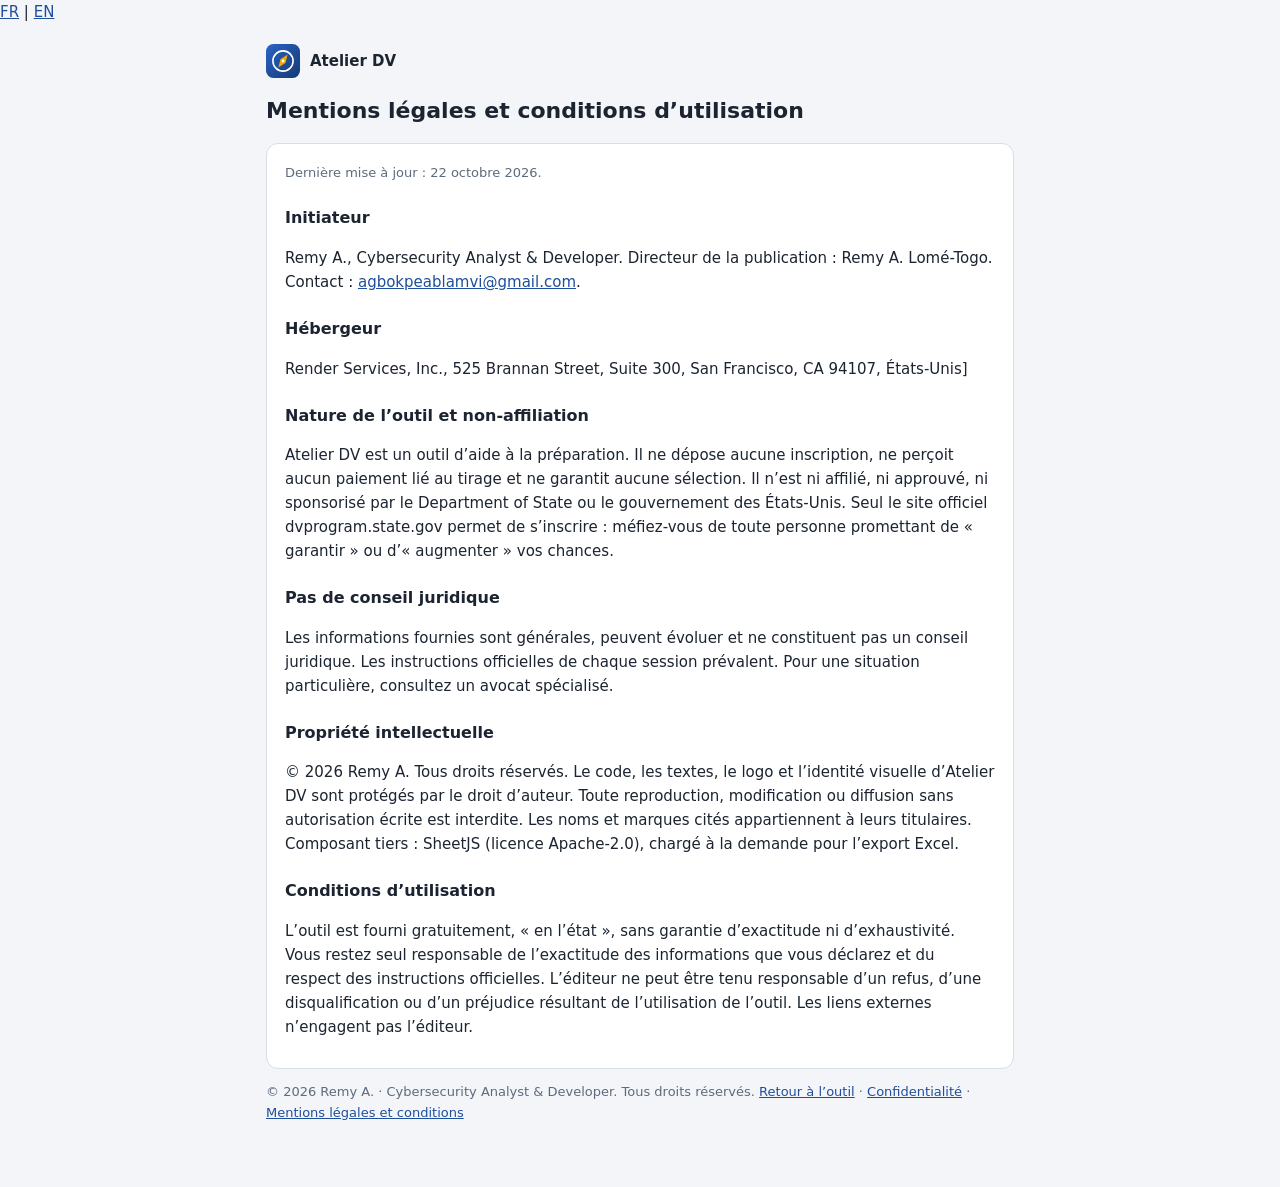
<file: legal-notice.html>
<!doctype html>
<html lang="fr">
  <head>
    <meta charset="utf-8" />
    <meta name="viewport" content="width=device-width, initial-scale=1" />
    <title>Mentions légales et conditions d’utilisation</title>
    <meta
      name="description"
      content="Éditeur, propriété intellectuelle, non-affiliation et conditions d’utilisation d’Atelier DV."
    />
    <meta name="robots" content="index,follow" />
    <meta name="author" content="Remy A." />
    <link rel="canonical" href="https://win-dv.onrender.com/mentions-legales.html" />
    <link rel="icon" href="favicon.svg" type="image/svg+xml" />
    <meta name="theme-color" content="#1f4e9c" />
    <style>
      :root {
        color-scheme: light;
        --bg: #f3f5f9;
        --card: #fff;
        --tx: #1b2430;
        --mu: #5d6b7c;
        --pr: #1f4e9c;
        --bd: #d8dee8;
      }
      @media (prefers-color-scheme: dark) {
        :root {
          color-scheme: dark;
          --bg: #12161c;
          --card: #1b222c;
          --tx: #e6ebf2;
          --mu: #9aa7b8;
          --pr: #6ea0ff;
          --bd: #2e3948;
        }
      }
      * {
        box-sizing: border-box;
      }
      body {
        margin: 0;
        background: var(--bg);
        color: var(--tx);
        font:
          15px/1.6 system-ui,
          -apple-system,
          "Segoe UI",
          Roboto,
          Arial,
          sans-serif;
        padding: env(safe-area-inset-top, 0) 0 env(safe-area-inset-bottom, 0);
      }
      main {
        max-width: 780px;
        margin: 0 auto;
        padding: 20px 16px 50px;
      }
      .card {
        background: var(--card);
        border: 1px solid var(--bd);
        border-radius: 12px;
        padding: 6px 18px 14px;
      }
      h1 {
        font-size: 22px;
      }
      h2 {
        font-size: 16px;
        margin-top: 22px;
      }
      a {
        color: var(--pr);
      }
      .mu {
        color: var(--mu);
        font-size: 13px;
      }
      .brand {
        display: flex;
        gap: 10px;
        align-items: center;
        text-decoration: none;
        color: inherit;
        font-weight: 700;
        margin-bottom: 10px;
      }
      .brand img {
        width: 34px;
        height: 34px;
      }
      .todo {
        background: #fff3cd;
        color: #5b4300;
        padding: 0 4px;
        border-radius: 4px;
      }
    </style>
      <link rel="alternate" hreflang="fr" href="https://win-dv.onrender.com/mentions-legales.html" />
<link rel="alternate" hreflang="en" href="https://win-dv.onrender.com/en/legal-notice.html" />
<link rel="alternate" hreflang="x-default" href="https://win-dv.onrender.com/mentions-legales.html" />
      <script src="i18n.js"></script>
    <meta property="og:title" content="Mentions légales et conditions d’utilisation" />
    <meta property="og:description" content="Éditeur, propriété intellectuelle, non-affiliation et conditions d’utilisation d’Atelier DV." />
    <meta property="og:url" content="https://win-dv.onrender.com/mentions-legales.html" />
    <meta property="og:locale" content="fr_FR" />
    <meta property="og:locale:alternate" content="en_US" />
    <meta property="og:image" content="https://win-dv.onrender.com/og-image.png" />
    <meta name="twitter:card" content="summary_large_image" />
    <meta name="twitter:title" content="Mentions légales et conditions d’utilisation" />
    <meta name="twitter:description" content="Éditeur, propriété intellectuelle, non-affiliation et conditions d’utilisation d’Atelier DV." />
    <meta name="twitter:image" content="https://win-dv.onrender.com/og-image.png" />
  </head>
  <body>
    <nav class="language-switch" aria-label="Langue"><a href="/mentions-legales.html" lang="fr" hreflang="fr" aria-current="true" data-lang="fr">FR</a> | <a href="/en/legal-notice.html" lang="en" hreflang="en" data-lang="en">EN</a></nav>
    <main>
      <a class="brand" href="/"><img src="logo.svg" alt="" />Atelier DV</a>
      <h1>Mentions légales et conditions d’utilisation</h1>
      <div class="card">
        <p class="mu">Dernière mise à jour : 22 octobre 2026.</p>
        <h2>Initiateur</h2>
        <p>
          Remy A., Cybersecurity Analyst &amp; Developer. Directeur de la
          publication : Remy A.
          <span class="">Lomé-Togo</span>. Contact : <a href="mailto:agbokpeablamvi@gmail.com">agbokpeablamvi@gmail.com</a>.
        </p>
        <h2>Hébergeur</h2>
        <p>
          <span class=""
            >Render Services, Inc., 525 Brannan
            Street, Suite 300, San Francisco, CA 94107, États-Unis]</span
          >
        </p>
        <h2>Nature de l’outil et non-affiliation</h2>
        <p>
          Atelier DV est un outil d’aide à la préparation. Il ne dépose aucune
          inscription, ne perçoit aucun paiement lié au tirage et ne garantit
          aucune sélection. Il n’est ni affilié, ni approuvé, ni sponsorisé par
          le Department of State ou le gouvernement des États-Unis. Seul le site
          officiel dvprogram.state.gov permet de s’inscrire : méfiez-vous de
          toute personne promettant de « garantir » ou d’« augmenter » vos
          chances.
        </p>
        <h2>Pas de conseil juridique</h2>
        <p>
          Les informations fournies sont générales, peuvent évoluer et ne
          constituent pas un conseil juridique. Les instructions officielles de
          chaque session prévalent. Pour une situation particulière, consultez
          un avocat spécialisé.
        </p>
        <h2>Propriété intellectuelle</h2>
        <p>
          © 2026 Remy A. Tous droits réservés. Le code, les textes, le logo et
          l’identité visuelle d’Atelier DV sont protégés par le droit d’auteur.
          Toute reproduction, modification ou diffusion sans autorisation écrite
          est interdite. Les noms et marques cités appartiennent à leurs
          titulaires. Composant tiers : SheetJS (licence Apache-2.0), chargé à
          la demande pour l’export Excel.
        </p>
        <h2>Conditions d’utilisation</h2>
        <p>
          L’outil est fourni gratuitement, « en l’état », sans garantie
          d’exactitude ni d’exhaustivité. Vous restez seul responsable de
          l’exactitude des informations que vous déclarez et du respect des
          instructions officielles. L’éditeur ne peut être tenu responsable d’un
          refus, d’une disqualification ou d’un préjudice résultant de
          l’utilisation de l’outil. Les liens externes n’engagent pas l’éditeur.
        </p>
      </div>
      <p class="mu">
        © 2026 Remy A. · Cybersecurity Analyst & Developer. Tous droits
        réservés. <a href="/">Retour à l’outil</a> ·
        <a href="/confidentialite.html">Confidentialité</a> ·
        <a href="/mentions-legales.html">Mentions légales et conditions</a>
      </p>
    </main>
  </body>
</html>
</file>
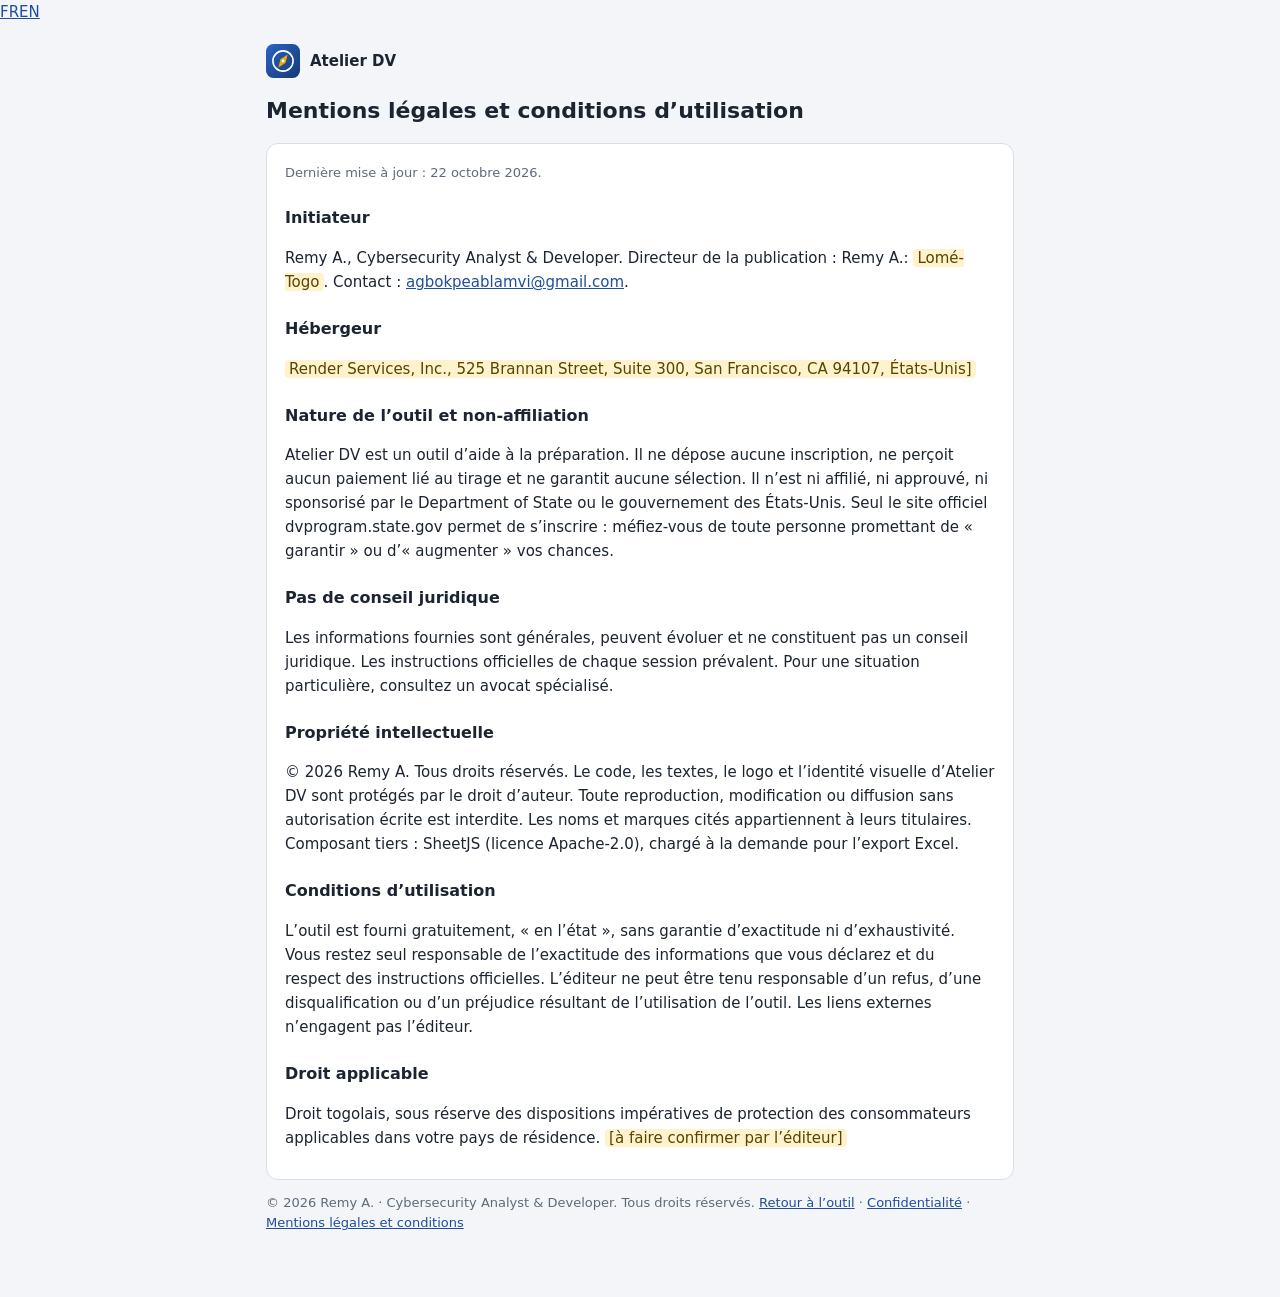
<file: mentions-legales.html>
<!doctype html>
<html lang="fr">
  <head>
    <meta charset="utf-8" />
    <meta name="viewport" content="width=device-width, initial-scale=1" />
    <title>Mentions légales et conditions d’utilisation</title>
    <meta
      name="description"
      content="Éditeur, propriété intellectuelle, non-affiliation et conditions d’utilisation d’Atelier DV."
    />
    <meta name="robots" content="index,follow" />
    <meta name="author" content="Remy A." />
    <link rel="canonical" href="https://win-dv.onrender.com/mentions-legales.html" />
    <link rel="icon" href="favicon.svg" type="image/svg+xml" />
    <meta name="theme-color" content="#1f4e9c" />
    <style>
      :root {
        color-scheme: light;
        --bg: #f3f5f9;
        --card: #fff;
        --tx: #1b2430;
        --mu: #5d6b7c;
        --pr: #1f4e9c;
        --bd: #d8dee8;
      }
      @media (prefers-color-scheme: dark) {
        :root {
          color-scheme: dark;
          --bg: #12161c;
          --card: #1b222c;
          --tx: #e6ebf2;
          --mu: #9aa7b8;
          --pr: #6ea0ff;
          --bd: #2e3948;
        }
      }
      * {
        box-sizing: border-box;
      }
      body {
        margin: 0;
        background: var(--bg);
        color: var(--tx);
        font:
          15px/1.6 system-ui,
          -apple-system,
          "Segoe UI",
          Roboto,
          Arial,
          sans-serif;
        padding: env(safe-area-inset-top, 0) 0 env(safe-area-inset-bottom, 0);
      }
      main {
        max-width: 780px;
        margin: 0 auto;
        padding: 20px 16px 50px;
      }
      .card {
        background: var(--card);
        border: 1px solid var(--bd);
        border-radius: 12px;
        padding: 6px 18px 14px;
      }
      h1 {
        font-size: 22px;
      }
      h2 {
        font-size: 16px;
        margin-top: 22px;
      }
      a {
        color: var(--pr);
      }
      .mu {
        color: var(--mu);
        font-size: 13px;
      }
      .brand {
        display: flex;
        gap: 10px;
        align-items: center;
        text-decoration: none;
        color: inherit;
        font-weight: 700;
        margin-bottom: 10px;
      }
      .brand img {
        width: 34px;
        height: 34px;
      }
      .todo {
        background: #fff3cd;
        color: #5b4300;
        padding: 0 4px;
        border-radius: 4px;
      }
    </style>
      <link rel="alternate" hreflang="fr" href="https://win-dv.onrender.com/mentions-legales.html" />
<link rel="alternate" hreflang="en" href="https://win-dv.onrender.com/en/legal-notice.html" />
<link rel="alternate" hreflang="x-default" href="https://win-dv.onrender.com/mentions-legales.html" />
      <script src="i18n.js"></script>
    <meta property="og:title" content="Mentions légales et conditions d’utilisation" />
    <meta property="og:type" content="website" />
    <meta property="og:site_name" content="Atelier DV" />
    <meta property="og:description" content="Éditeur, propriété intellectuelle, non-affiliation et conditions d’utilisation d’Atelier DV." />
    <meta property="og:url" content="https://win-dv.onrender.com/mentions-legales.html" />
    <meta property="og:locale" content="fr_FR" />
    <meta property="og:locale:alternate" content="en_US" />
    <meta property="og:image" content="https://win-dv.onrender.com/og-image.png" />
    <meta name="twitter:card" content="summary_large_image" />
    <meta name="twitter:title" content="Mentions légales et conditions d’utilisation" />
    <meta name="twitter:description" content="Éditeur, propriété intellectuelle, non-affiliation et conditions d’utilisation d’Atelier DV." />
    <meta name="twitter:image" content="https://win-dv.onrender.com/og-image.png" />
  </head>
  <body>
    <nav class="language-switch" aria-label="Langue"><a href="/mentions-legales.html" lang="fr" hreflang="fr" aria-current="true" data-lang="fr">FR</a><a href="/en/legal-notice.html" lang="en" hreflang="en" data-lang="en">EN</a></nav>
    <main>
      <a class="brand" href="/"><img src="logo.svg" alt="" />Atelier DV</a>
      <h1>Mentions légales et conditions d’utilisation</h1>
      <div class="card">
        <p class="mu">Dernière mise à jour : 22 octobre 2026.</p>
        <h2>Initiateur</h2>
        <p>
          Remy A., Cybersecurity Analyst &amp; Developer. Directeur de la
          publication : Remy A.:
          <span class="todo">Lomé-Togo</span>. Contact : <a href="mailto:agbokpeablamvi@gmail.com">agbokpeablamvi@gmail.com</a>.
        </p>
        <h2>Hébergeur</h2>
        <p>
          <span class="todo"
            >Render Services, Inc., 525 Brannan
            Street, Suite 300, San Francisco, CA 94107, États-Unis]</span
          >
        </p>
        <h2>Nature de l’outil et non-affiliation</h2>
        <p>
          Atelier DV est un outil d’aide à la préparation. Il ne dépose aucune
          inscription, ne perçoit aucun paiement lié au tirage et ne garantit
          aucune sélection. Il n’est ni affilié, ni approuvé, ni sponsorisé par
          le Department of State ou le gouvernement des États-Unis. Seul le site
          officiel dvprogram.state.gov permet de s’inscrire : méfiez-vous de
          toute personne promettant de « garantir » ou d’« augmenter » vos
          chances.
        </p>
        <h2>Pas de conseil juridique</h2>
        <p>
          Les informations fournies sont générales, peuvent évoluer et ne
          constituent pas un conseil juridique. Les instructions officielles de
          chaque session prévalent. Pour une situation particulière, consultez
          un avocat spécialisé.
        </p>
        <h2>Propriété intellectuelle</h2>
        <p>
          © 2026 Remy A. Tous droits réservés. Le code, les textes, le logo et
          l’identité visuelle d’Atelier DV sont protégés par le droit d’auteur.
          Toute reproduction, modification ou diffusion sans autorisation écrite
          est interdite. Les noms et marques cités appartiennent à leurs
          titulaires. Composant tiers : SheetJS (licence Apache-2.0), chargé à
          la demande pour l’export Excel.
        </p>
        <h2>Conditions d’utilisation</h2>
        <p>
          L’outil est fourni gratuitement, « en l’état », sans garantie
          d’exactitude ni d’exhaustivité. Vous restez seul responsable de
          l’exactitude des informations que vous déclarez et du respect des
          instructions officielles. L’éditeur ne peut être tenu responsable d’un
          refus, d’une disqualification ou d’un préjudice résultant de
          l’utilisation de l’outil. Les liens externes n’engagent pas l’éditeur.
        </p>
        <h2>Droit applicable</h2>
        <p>
          Droit togolais, sous réserve des dispositions impératives de
          protection des consommateurs applicables dans votre pays de résidence.
          <span class="todo">[à faire confirmer par l’éditeur]</span>
        </p>
      </div>
      <p class="mu">
        © 2026 Remy A. · Cybersecurity Analyst & Developer. Tous droits
        réservés. <a href="/">Retour à l’outil</a> ·
        <a href="/confidentialite.html">Confidentialité</a> ·
        <a href="/mentions-legales.html">Mentions légales et conditions</a>
      </p>
    </main>
  </body>
</html>
</file>
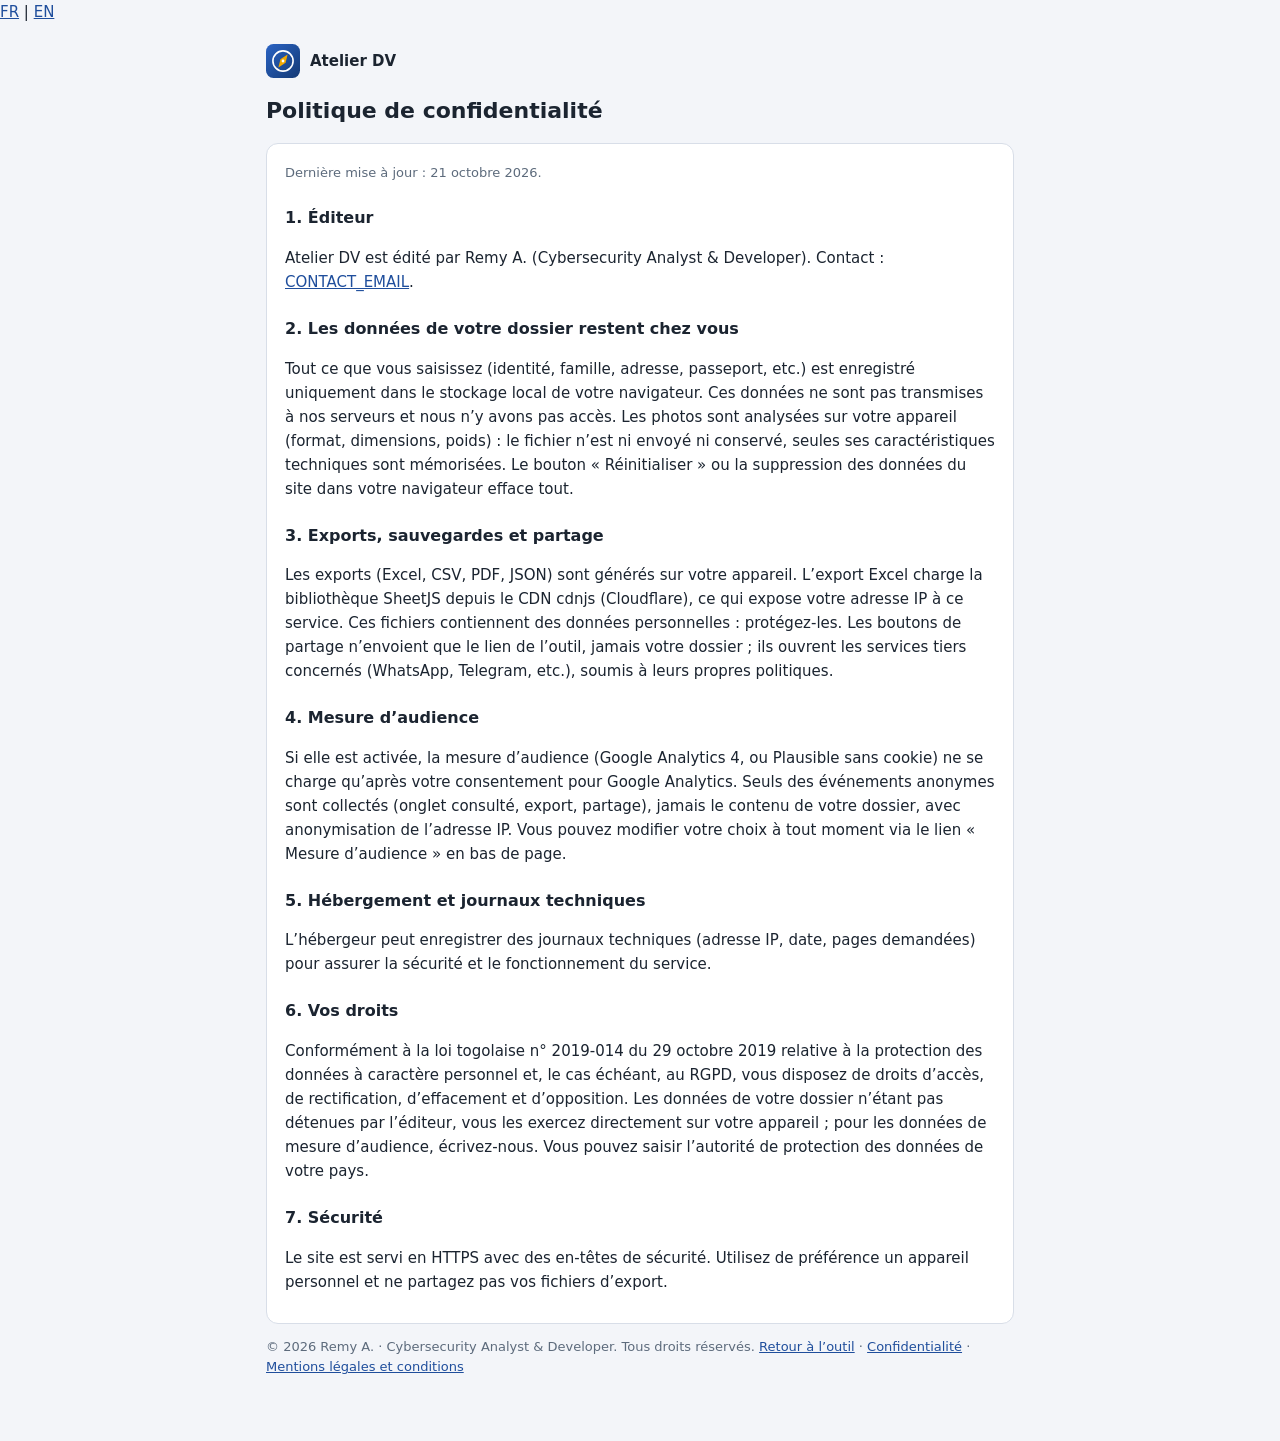
<file: privacy.html>
<!doctype html>
<html lang="fr">
  <head>
    <meta charset="utf-8" />
    <meta name="viewport" content="width=device-width, initial-scale=1" />
    <title>Politique de confidentialité</title>
    <meta
      name="description"
      content="Comment Atelier DV traite vos données : stockage local, mesure d’audience anonyme, vos droits."
    />
    <meta name="robots" content="index,follow" />
    <meta name="author" content="Remy A." />
    <link rel="canonical" href="https://win-dv.onrender.com/confidentialite.html" />
    <link rel="icon" href="favicon.svg" type="image/svg+xml" />
    <meta name="theme-color" content="#1f4e9c" />
    <style>
      :root {
        color-scheme: light;
        --bg: #f3f5f9;
        --card: #fff;
        --tx: #1b2430;
        --mu: #5d6b7c;
        --pr: #1f4e9c;
        --bd: #d8dee8;
      }
      @media (prefers-color-scheme: dark) {
        :root {
          color-scheme: dark;
          --bg: #12161c;
          --card: #1b222c;
          --tx: #e6ebf2;
          --mu: #9aa7b8;
          --pr: #6ea0ff;
          --bd: #2e3948;
        }
      }
      * {
        box-sizing: border-box;
      }
      body {
        margin: 0;
        background: var(--bg);
        color: var(--tx);
        font:
          15px/1.6 system-ui,
          -apple-system,
          "Segoe UI",
          Roboto,
          Arial,
          sans-serif;
        padding: env(safe-area-inset-top, 0) 0 env(safe-area-inset-bottom, 0);
      }
      main {
        max-width: 780px;
        margin: 0 auto;
        padding: 20px 16px 50px;
      }
      .card {
        background: var(--card);
        border: 1px solid var(--bd);
        border-radius: 12px;
        padding: 6px 18px 14px;
      }
      h1 {
        font-size: 22px;
      }
      h2 {
        font-size: 16px;
        margin-top: 22px;
      }
      a {
        color: var(--pr);
      }
      .mu {
        color: var(--mu);
        font-size: 13px;
      }
      .brand {
        display: flex;
        gap: 10px;
        align-items: center;
        text-decoration: none;
        color: inherit;
        font-weight: 700;
        margin-bottom: 10px;
      }
      .brand img {
        width: 34px;
        height: 34px;
      }
      .todo {
        background: #fff3cd;
        color: #5b4300;
        padding: 0 4px;
        border-radius: 4px;
      }
    </style>
      <link rel="alternate" hreflang="fr" href="https://win-dv.onrender.com/confidentialite.html" />
<link rel="alternate" hreflang="en" href="https://win-dv.onrender.com/en/privacy.html" />
<link rel="alternate" hreflang="x-default" href="https://win-dv.onrender.com/confidentialite.html" />
      <script src="i18n.js"></script>
    <meta property="og:title" content="Politique de confidentialité" />
    <meta property="og:description" content="Comment Atelier DV traite vos données : stockage local, mesure d’audience anonyme, vos droits." />
    <meta property="og:url" content="https://win-dv.onrender.com/confidentialite.html" />
    <meta property="og:locale" content="fr_FR" />
    <meta property="og:locale:alternate" content="en_US" />
    <meta property="og:image" content="https://win-dv.onrender.com/og-image.png" />
    <meta name="twitter:card" content="summary_large_image" />
    <meta name="twitter:title" content="Politique de confidentialité" />
    <meta name="twitter:description" content="Comment Atelier DV traite vos données : stockage local, mesure d’audience anonyme, vos droits." />
    <meta name="twitter:image" content="https://win-dv.onrender.com/og-image.png" />
  </head>
  <body>
    <nav class="language-switch" aria-label="Langue"><a href="/confidentialite.html" lang="fr" hreflang="fr" aria-current="true" data-lang="fr">FR</a> | <a href="/en/privacy.html" lang="en" hreflang="en" data-lang="en">EN</a></nav>
    <main>
      <a class="brand" href="/"><img src="logo.svg" alt="" />Atelier DV</a>
      <h1>Politique de confidentialité</h1>
      <div class="card">
        <p class="mu">Dernière mise à jour : 21 octobre 2026.</p>
        <h2>1. Éditeur</h2>
        <p>
          Atelier DV est édité par Remy A. (Cybersecurity Analyst &amp;
          Developer). Contact :
          <a href="mailto:agbokpeablamvi@gmail.com">CONTACT_EMAIL</a>.
        </p>
        <h2>2. Les données de votre dossier restent chez vous</h2>
        <p>
          Tout ce que vous saisissez (identité, famille, adresse, passeport,
          etc.) est enregistré uniquement dans le stockage local de votre
          navigateur. Ces données ne sont pas transmises à nos serveurs et nous
          n’y avons pas accès. Les photos sont analysées sur votre appareil
          (format, dimensions, poids) : le fichier n’est ni envoyé ni conservé,
          seules ses caractéristiques techniques sont mémorisées. Le bouton «
          Réinitialiser » ou la suppression des données du site dans votre
          navigateur efface tout.
        </p>
        <h2>3. Exports, sauvegardes et partage</h2>
        <p>
          Les exports (Excel, CSV, PDF, JSON) sont générés sur votre appareil.
          L’export Excel charge la bibliothèque SheetJS depuis le CDN cdnjs
          (Cloudflare), ce qui expose votre adresse IP à ce service. Ces
          fichiers contiennent des données personnelles : protégez-les. Les
          boutons de partage n’envoient que le lien de l’outil, jamais votre
          dossier ; ils ouvrent les services tiers concernés (WhatsApp,
          Telegram, etc.), soumis à leurs propres politiques.
        </p>
        <h2>4. Mesure d’audience</h2>
        <p>
          Si elle est activée, la mesure d’audience (Google Analytics 4, ou
          Plausible sans cookie) ne se charge qu’après votre consentement pour
          Google Analytics. Seuls des événements anonymes sont collectés (onglet
          consulté, export, partage), jamais le contenu de votre dossier, avec
          anonymisation de l’adresse IP. Vous pouvez modifier votre choix à tout
          moment via le lien « Mesure d’audience » en bas de page.
        </p>
        <h2>5. Hébergement et journaux techniques</h2>
        <p>
          L’hébergeur peut enregistrer des journaux techniques (adresse IP,
          date, pages demandées) pour assurer la sécurité et le fonctionnement
          du service.
        </p>
        <h2>6. Vos droits</h2>
        <p>
          Conformément à la loi togolaise n° 2019-014 du 29 octobre 2019
          relative à la protection des données à caractère personnel et, le cas
          échéant, au RGPD, vous disposez de droits d’accès, de rectification,
          d’effacement et d’opposition. Les données de votre dossier n’étant pas
          détenues par l’éditeur, vous les exercez directement sur votre
          appareil ; pour les données de mesure d’audience, écrivez-nous. Vous
          pouvez saisir l’autorité de protection des données de votre pays.
        </p>
        <h2>7. Sécurité</h2>
        <p>
          Le site est servi en HTTPS avec des en-têtes de sécurité. Utilisez de
          préférence un appareil personnel et ne partagez pas vos fichiers
          d’export.
        </p>
      </div>
      <p class="mu">
        © 2026 Remy A. · Cybersecurity Analyst & Developer. Tous droits
        réservés. <a href="/">Retour à l’outil</a> ·
        <a href="/confidentialite.html">Confidentialité</a> ·
        <a href="/mentions-legales.html">Mentions légales et conditions</a>
      </p>
    </main>
  </body>
</html>
</file>
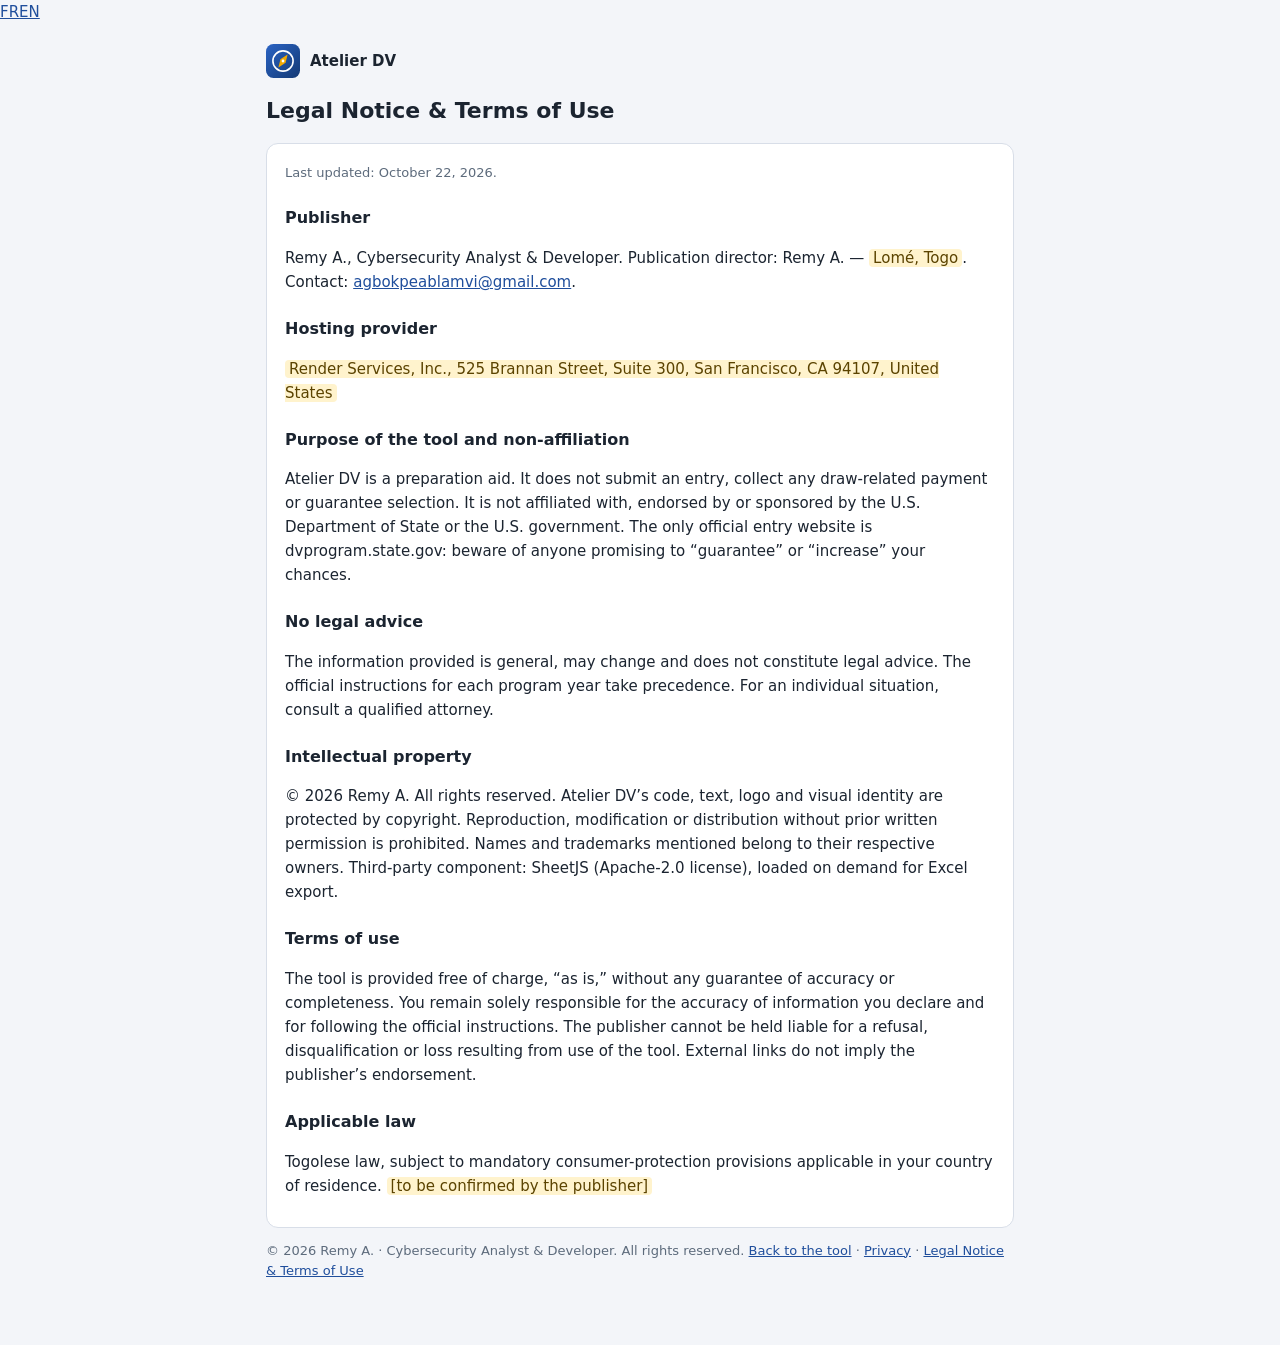
<file: en/legal-notice.html>
<!doctype html>
<html lang="en">
  <head>
    <meta charset="utf-8" />
    <meta name="viewport" content="width=device-width, initial-scale=1" />
    <title>Legal Notice &amp; Terms of Use</title>
    <meta
      name="description"
      content="Publisher, intellectual property, non-affiliation and terms of use for Atelier DV."
    />
    <meta name="robots" content="index,follow" />
    <meta name="author" content="Remy A." />
    <link rel="canonical" href="https://win-dv.onrender.com/en/legal-notice.html" />
    <link rel="icon" href="../favicon.svg" type="image/svg+xml" />
    <meta name="theme-color" content="#1f4e9c" />
    <style>
      :root {
        color-scheme: light;
        --bg: #f3f5f9;
        --card: #fff;
        --tx: #1b2430;
        --mu: #5d6b7c;
        --pr: #1f4e9c;
        --bd: #d8dee8;
      }
      @media (prefers-color-scheme: dark) {
        :root {
          color-scheme: dark;
          --bg: #12161c;
          --card: #1b222c;
          --tx: #e6ebf2;
          --mu: #9aa7b8;
          --pr: #6ea0ff;
          --bd: #2e3948;
        }
      }
      * {
        box-sizing: border-box;
      }
      body {
        margin: 0;
        background: var(--bg);
        color: var(--tx);
        font:
          15px/1.6 system-ui,
          -apple-system,
          "Segoe UI",
          Roboto,
          Arial,
          sans-serif;
        padding: env(safe-area-inset-top, 0) 0 env(safe-area-inset-bottom, 0);
      }
      main {
        max-width: 780px;
        margin: 0 auto;
        padding: 20px 16px 50px;
      }
      .card {
        background: var(--card);
        border: 1px solid var(--bd);
        border-radius: 12px;
        padding: 6px 18px 14px;
      }
      h1 {
        font-size: 22px;
      }
      h2 {
        font-size: 16px;
        margin-top: 22px;
      }
      a {
        color: var(--pr);
      }
      .mu {
        color: var(--mu);
        font-size: 13px;
      }
      .brand {
        display: flex;
        gap: 10px;
        align-items: center;
        text-decoration: none;
        color: inherit;
        font-weight: 700;
        margin-bottom: 10px;
      }
      .brand img {
        width: 34px;
        height: 34px;
      }
      .todo {
        background: #fff3cd;
        color: #5b4300;
        padding: 0 4px;
        border-radius: 4px;
      }
    </style>
      <link rel="alternate" hreflang="fr" href="https://win-dv.onrender.com/mentions-legales.html" />
<link rel="alternate" hreflang="en" href="https://win-dv.onrender.com/en/legal-notice.html" />
<link rel="alternate" hreflang="x-default" href="https://win-dv.onrender.com/mentions-legales.html" />
      <script src="../i18n.js"></script>
    <meta property="og:title" content="Legal Notice &amp; Terms of Use" />
    <meta property="og:type" content="website" />
    <meta property="og:site_name" content="Atelier DV" />
    <meta property="og:description" content="Publisher, intellectual property, non-affiliation and terms of use for Atelier DV." />
    <meta property="og:url" content="https://win-dv.onrender.com/en/legal-notice.html" />
    <meta property="og:locale" content="en_US" />
    <meta property="og:locale:alternate" content="fr_FR" />
    <meta property="og:image" content="https://win-dv.onrender.com/og-image-en.png" />
    <meta name="twitter:card" content="summary_large_image" />
    <meta name="twitter:title" content="Legal Notice &amp; Terms of Use" />
    <meta name="twitter:description" content="Publisher, intellectual property, non-affiliation and terms of use for Atelier DV." />
    <meta name="twitter:image" content="https://win-dv.onrender.com/og-image-en.png" />
  </head>
  <body>
    <nav class="language-switch" aria-label="Language"><a href="/mentions-legales.html" lang="fr" hreflang="fr" data-lang="fr">FR</a><a href="/en/legal-notice.html" lang="en" hreflang="en" aria-current="true" data-lang="en">EN</a></nav>
    <main>
      <a class="brand" href="/en/index.html"><img src="../logo.svg" alt="" />Atelier DV</a>
      
        <h1>Legal Notice &amp; Terms of Use</h1>
        <div class="card">
          <p class="mu">Last updated: October 22, 2026.</p>
          <h2>Publisher</h2>
          <p>Remy A., Cybersecurity Analyst &amp; Developer. Publication director: Remy A. — <span class="todo">Lomé, Togo</span>. Contact: <a href="mailto:agbokpeablamvi@gmail.com">agbokpeablamvi@gmail.com</a>.</p>
          <h2>Hosting provider</h2>
          <p><span class="todo">Render Services, Inc., 525 Brannan Street, Suite 300, San Francisco, CA 94107, United States</span></p>
          <h2>Purpose of the tool and non-affiliation</h2>
          <p>Atelier DV is a preparation aid. It does not submit an entry, collect any draw-related payment or guarantee selection. It is not affiliated with, endorsed by or sponsored by the U.S. Department of State or the U.S. government. The only official entry website is dvprogram.state.gov: beware of anyone promising to “guarantee” or “increase” your chances.</p>
          <h2>No legal advice</h2>
          <p>The information provided is general, may change and does not constitute legal advice. The official instructions for each program year take precedence. For an individual situation, consult a qualified attorney.</p>
          <h2>Intellectual property</h2>
          <p>© 2026 Remy A. All rights reserved. Atelier DV’s code, text, logo and visual identity are protected by copyright. Reproduction, modification or distribution without prior written permission is prohibited. Names and trademarks mentioned belong to their respective owners. Third-party component: SheetJS (Apache-2.0 license), loaded on demand for Excel export.</p>
          <h2>Terms of use</h2>
          <p>The tool is provided free of charge, “as is,” without any guarantee of accuracy or completeness. You remain solely responsible for the accuracy of information you declare and for following the official instructions. The publisher cannot be held liable for a refusal, disqualification or loss resulting from use of the tool. External links do not imply the publisher’s endorsement.</p>
          <h2>Applicable law</h2>
          <p>Togolese law, subject to mandatory consumer-protection provisions applicable in your country of residence. <span class="todo">[to be confirmed by the publisher]</span></p>
        </div>
      <p class="mu">
        © 2026 Remy A. · Cybersecurity Analyst & Developer. All rights reserved. <a href="/en/index.html">Back to the tool</a> ·
        <a href="/en/privacy.html">Privacy</a> ·
        <a href="/en/legal-notice.html">Legal Notice &amp; Terms of Use</a>
      </p>
    </main>
  </body>
</html>
</file>
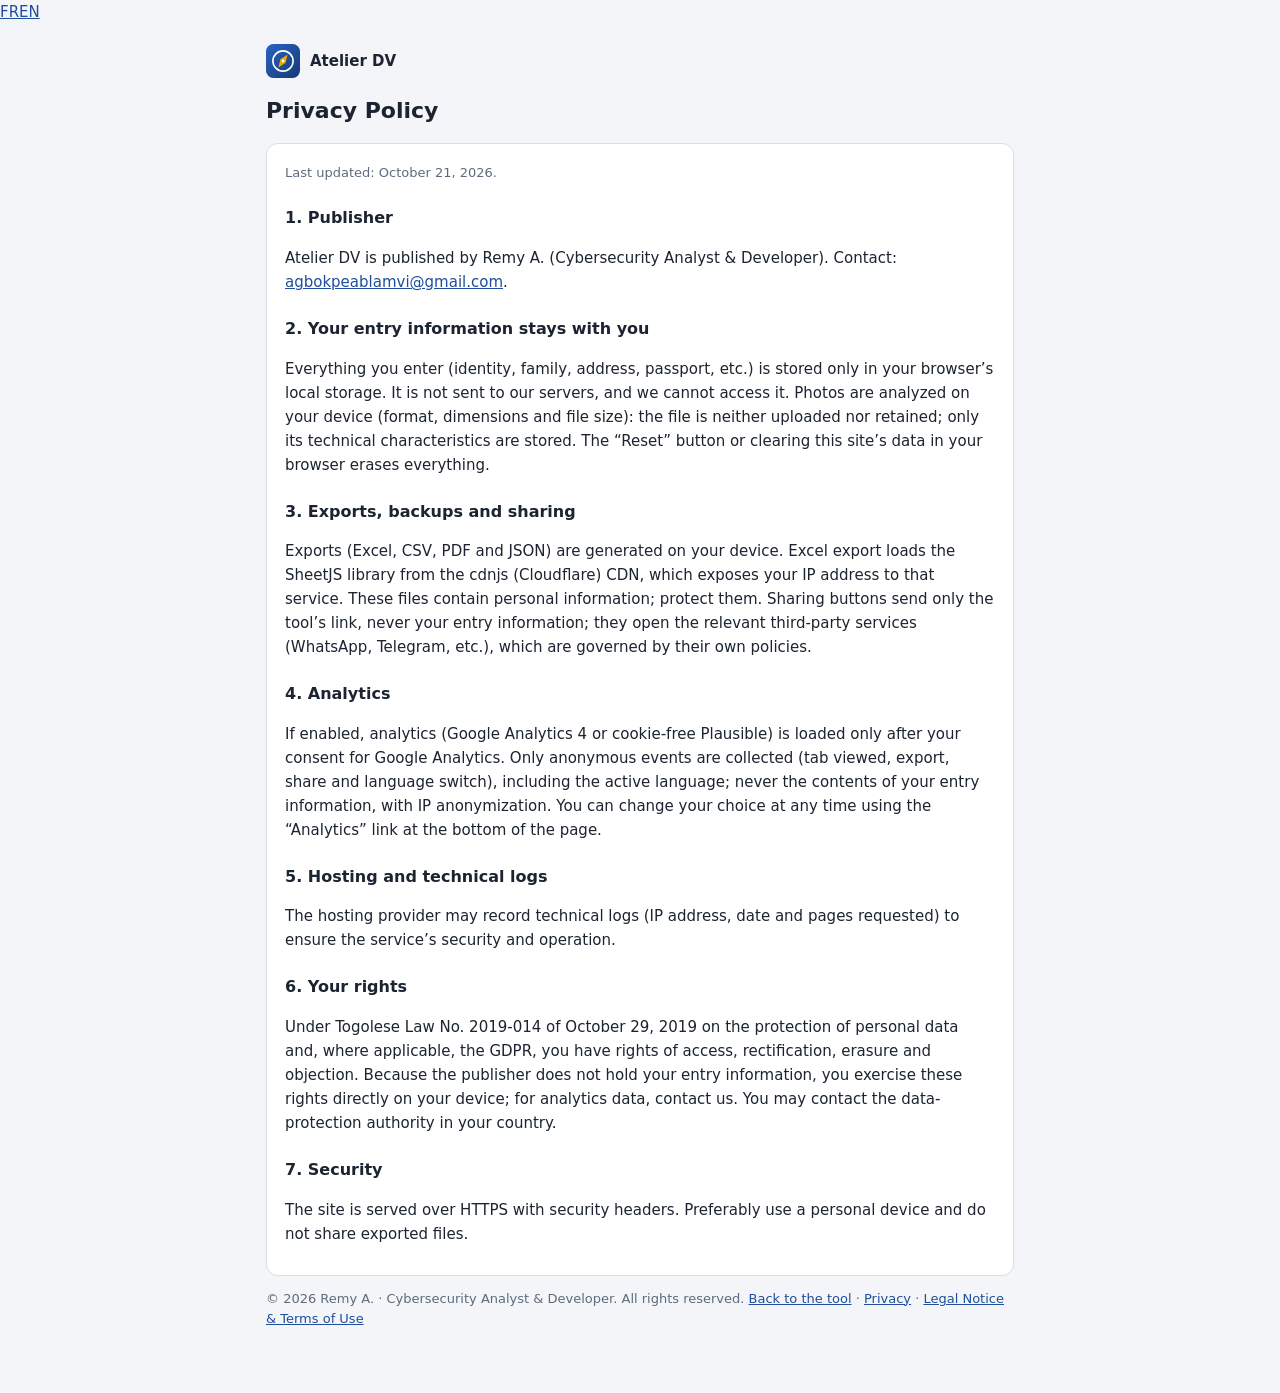
<file: en/privacy.html>
<!doctype html>
<html lang="en">
  <head>
    <meta charset="utf-8" />
    <meta name="viewport" content="width=device-width, initial-scale=1" />
    <title>Privacy Policy</title>
    <meta
      name="description"
      content="How Atelier DV handles your data: local storage, anonymous analytics and your rights."
    />
    <meta name="robots" content="index,follow" />
    <meta name="author" content="Remy A." />
    <link rel="canonical" href="https://win-dv.onrender.com/en/privacy.html" />
    <link rel="icon" href="../favicon.svg" type="image/svg+xml" />
    <meta name="theme-color" content="#1f4e9c" />
    <style>
      :root {
        color-scheme: light;
        --bg: #f3f5f9;
        --card: #fff;
        --tx: #1b2430;
        --mu: #5d6b7c;
        --pr: #1f4e9c;
        --bd: #d8dee8;
      }
      @media (prefers-color-scheme: dark) {
        :root {
          color-scheme: dark;
          --bg: #12161c;
          --card: #1b222c;
          --tx: #e6ebf2;
          --mu: #9aa7b8;
          --pr: #6ea0ff;
          --bd: #2e3948;
        }
      }
      * {
        box-sizing: border-box;
      }
      body {
        margin: 0;
        background: var(--bg);
        color: var(--tx);
        font:
          15px/1.6 system-ui,
          -apple-system,
          "Segoe UI",
          Roboto,
          Arial,
          sans-serif;
        padding: env(safe-area-inset-top, 0) 0 env(safe-area-inset-bottom, 0);
      }
      main {
        max-width: 780px;
        margin: 0 auto;
        padding: 20px 16px 50px;
      }
      .card {
        background: var(--card);
        border: 1px solid var(--bd);
        border-radius: 12px;
        padding: 6px 18px 14px;
      }
      h1 {
        font-size: 22px;
      }
      h2 {
        font-size: 16px;
        margin-top: 22px;
      }
      a {
        color: var(--pr);
      }
      .mu {
        color: var(--mu);
        font-size: 13px;
      }
      .brand {
        display: flex;
        gap: 10px;
        align-items: center;
        text-decoration: none;
        color: inherit;
        font-weight: 700;
        margin-bottom: 10px;
      }
      .brand img {
        width: 34px;
        height: 34px;
      }
      .todo {
        background: #fff3cd;
        color: #5b4300;
        padding: 0 4px;
        border-radius: 4px;
      }
    </style>
      <link rel="alternate" hreflang="fr" href="https://win-dv.onrender.com/confidentialite.html" />
<link rel="alternate" hreflang="en" href="https://win-dv.onrender.com/en/privacy.html" />
<link rel="alternate" hreflang="x-default" href="https://win-dv.onrender.com/confidentialite.html" />
      <script src="../i18n.js"></script>
    <meta property="og:title" content="Privacy Policy" />
    <meta property="og:type" content="website" />
    <meta property="og:site_name" content="Atelier DV" />
    <meta property="og:description" content="How Atelier DV handles your data: local storage, anonymous analytics and your rights." />
    <meta property="og:url" content="https://win-dv.onrender.com/en/privacy.html" />
    <meta property="og:locale" content="en_US" />
    <meta property="og:locale:alternate" content="fr_FR" />
    <meta property="og:image" content="https://win-dv.onrender.com/og-image-en.png" />
    <meta name="twitter:card" content="summary_large_image" />
    <meta name="twitter:title" content="Privacy Policy" />
    <meta name="twitter:description" content="How Atelier DV handles your data: local storage, anonymous analytics and your rights." />
    <meta name="twitter:image" content="https://win-dv.onrender.com/og-image-en.png" />
  </head>
  <body>
    <nav class="language-switch" aria-label="Language"><a href="/confidentialite.html" lang="fr" hreflang="fr" data-lang="fr">FR</a><a href="/en/privacy.html" lang="en" hreflang="en" aria-current="true" data-lang="en">EN</a></nav>
    <main>
      <a class="brand" href="/en/index.html"><img src="../logo.svg" alt="" />Atelier DV</a>
      
        <h1>Privacy Policy</h1>
        <div class="card">
          <p class="mu">Last updated: October 21, 2026.</p>
          <h2>1. Publisher</h2>
          <p>Atelier DV is published by Remy A. (Cybersecurity Analyst &amp; Developer). Contact: <a href="mailto:agbokpeablamvi@gmail.com">agbokpeablamvi@gmail.com</a>.</p>
          <h2>2. Your entry information stays with you</h2>
          <p>Everything you enter (identity, family, address, passport, etc.) is stored only in your browser’s local storage. It is not sent to our servers, and we cannot access it. Photos are analyzed on your device (format, dimensions and file size): the file is neither uploaded nor retained; only its technical characteristics are stored. The “Reset” button or clearing this site’s data in your browser erases everything.</p>
          <h2>3. Exports, backups and sharing</h2>
          <p>Exports (Excel, CSV, PDF and JSON) are generated on your device. Excel export loads the SheetJS library from the cdnjs (Cloudflare) CDN, which exposes your IP address to that service. These files contain personal information; protect them. Sharing buttons send only the tool’s link, never your entry information; they open the relevant third-party services (WhatsApp, Telegram, etc.), which are governed by their own policies.</p>
          <h2>4. Analytics</h2>
          <p>If enabled, analytics (Google Analytics 4 or cookie-free Plausible) is loaded only after your consent for Google Analytics. Only anonymous events are collected (tab viewed, export, share and language switch), including the active language; never the contents of your entry information, with IP anonymization. You can change your choice at any time using the “Analytics” link at the bottom of the page.</p>
          <h2>5. Hosting and technical logs</h2>
          <p>The hosting provider may record technical logs (IP address, date and pages requested) to ensure the service’s security and operation.</p>
          <h2>6. Your rights</h2>
          <p>Under Togolese Law No. 2019-014 of October 29, 2019 on the protection of personal data and, where applicable, the GDPR, you have rights of access, rectification, erasure and objection. Because the publisher does not hold your entry information, you exercise these rights directly on your device; for analytics data, contact us. You may contact the data-protection authority in your country.</p>
          <h2>7. Security</h2>
          <p>The site is served over HTTPS with security headers. Preferably use a personal device and do not share exported files.</p>
        </div>
      <p class="mu">
        © 2026 Remy A. · Cybersecurity Analyst & Developer. All rights reserved. <a href="/en/index.html">Back to the tool</a> ·
        <a href="/en/privacy.html">Privacy</a> ·
        <a href="/en/legal-notice.html">Legal Notice &amp; Terms of Use</a>
      </p>
    </main>
  </body>
</html>
</file>
<file: app.css>
:root {
        color-scheme: light;
        --bg: #f3f5f9;
        --card: #fff;
        --tx: #1b2430;
        --mu: #5d6b7c;
        --bd: #d8dee8;
        --pr: #1f4e9c;
        --prx: #fff;
        --ok: #1a7f4b;
        --wa: #b4690e;
        --er: #c0392b;
        --inp: #fffef5;
        box-sizing: border-box;
        padding-top: env(safe-area-inset-top, 0px);
        padding-bottom: env(safe-area-inset-bottom, 0px);
      }
      @media (prefers-color-scheme: dark) {
        :root:not([data-theme="light"]) {
          color-scheme: dark;
          --bg: #12161c;
          --card: #1b222c;
          --tx: #e6ebf2;
          --mu: #9aa7b8;
          --bd: #2e3948;
          --pr: #6ea0ff;
          --prx: #0b1220;
          --ok: #4cc58a;
          --wa: #e0a04a;
          --er: #ff7b6b;
          --inp: #151b23;
        }
      }
      :root[data-theme="dark"] {
        color-scheme: dark;
        --bg: #12161c;
        --card: #1b222c;
        --tx: #e6ebf2;
        --mu: #9aa7b8;
        --bd: #2e3948;
        --pr: #6ea0ff;
        --prx: #0b1220;
        --ok: #4cc58a;
        --wa: #e0a04a;
        --er: #ff7b6b;
        --inp: #151b23;
      }
      html {
        scroll-padding-top: env(safe-area-inset-top, 0px);
      }
      * {
        box-sizing: border-box;
      }
      body {
        margin: 0;
        background: var(--bg);
        color: var(--tx);
        font:
          14px/1.45 system-ui,
          -apple-system,
          "Segoe UI",
          Roboto,
          Arial,
          sans-serif;
      }
      body::before {
        content: "";
        position: fixed;
        inset: 0 0 auto;
        height: env(safe-area-inset-top, 0px);
        z-index: 10;
        background: var(--card);
      }
      header {
        position: sticky;
        top: env(safe-area-inset-top, 0px);
        z-index: 11;
        background: var(--card);
        border-bottom: 1px solid var(--bd);
        padding: 10px 14px;
      }
      .top {
        display: flex;
        gap: 8px;
        align-items: center;
        flex-wrap: wrap;
      }
      .top .action-button {
        display: inline-flex;
        min-height: 40px;
        align-items: center;
        justify-content: center;
        gap: 8px;
        padding: 0 13px;
        border-radius: 12px;
        font-size: 12px;
        font-weight: 700;
        letter-spacing: 0.01em;
        white-space: nowrap;
        box-shadow: 0 2px 6px rgba(16, 34, 63, 0.06);
        transition:
          transform 160ms ease,
          box-shadow 160ms ease,
          border-color 160ms ease,
          background 160ms ease;
      }
      .top .action-button:hover {
        transform: translateY(-1px);
        box-shadow: 0 7px 16px rgba(16, 34, 63, 0.12);
      }
      .top .action-button:active {
        transform: translateY(0);
        box-shadow: 0 2px 5px rgba(16, 34, 63, 0.08);
      }
      .action-icon {
        width: 16px;
        height: 16px;
        flex: none;
        fill: none;
        stroke: currentColor;
        stroke-width: 1.8;
        stroke-linecap: round;
        stroke-linejoin: round;
      }
      .top .action-share {
        color: var(--pr);
        border-color: color-mix(in srgb, var(--pr) 20%, var(--bd));
        background: color-mix(in srgb, var(--pr) 5%, var(--card));
      }
      .top .action-save {
        color: #fff;
        border-color: #1f4e9c;
        background: linear-gradient(135deg, #2862b8, #173d78);
        box-shadow: 0 4px 12px rgba(31, 78, 156, 0.2);
      }
      .top .action-save:hover {
        border-color: #f2a900;
        box-shadow: 0 7px 18px rgba(31, 78, 156, 0.26);
      }
      .top .action-reset {
        color: var(--mu);
        border-color: transparent;
        background: transparent;
        box-shadow: none;
      }
      .top .action-reset:hover {
        color: var(--er);
        border-color: color-mix(in srgb, var(--er) 22%, var(--bd));
        background: color-mix(in srgb, var(--er) 5%, var(--card));
        box-shadow: none;
      }
      h1 {
        font-size: 16px;
        margin: 0;
        flex: 1;
        min-width: 200px;
      }
      .bar {
        height: 8px;
        background: var(--bd);
        border-radius: 6px;
        overflow: hidden;
        margin-top: 8px;
      }
      .bar i {
        display: block;
        height: 100%;
        background: var(--ok);
        transition: width 0.3s;
      }
      .storage-warning {
        margin: 5px 0 0;
        color: var(--er);
        font-size: 12px;
        font-weight: 600;
      }
      .storage-warning[hidden] {
        display: none;
      }
      #nav {
        display: flex;
        gap: 4px;
        overflow-x: auto;
        padding: 8px 10px;
        max-width: 940px;
        margin: 0 auto;
      }
      button {
        font: inherit;
        cursor: pointer;
        border: 1px solid var(--bd);
        background: var(--card);
        color: var(--tx);
        border-radius: 8px;
        padding: 6px 11px;
      }
      #nav button {
        white-space: nowrap;
      }
      #nav button.on {
        background: var(--pr);
        color: var(--prx);
        border-color: var(--pr);
      }
      #nav em {
        font-style: normal;
        font-size: 11px;
        opacity: 0.8;
        margin-left: 5px;
      }
      main {
        max-width: 920px;
        margin: 0 auto;
        padding: 4px 14px 40px;
      }
      .card {
        background: var(--card);
        border: 1px solid var(--bd);
        border-radius: 12px;
        padding: 14px;
        margin-bottom: 12px;
      }
      h3 {
        margin: 0 0 10px;
        font-size: 14px;
      }
      h4 {
        margin: 12px 0 6px;
      }
      .g {
        display: grid;
        grid-template-columns: repeat(auto-fit, minmax(220px, 1fr));
        gap: 10px;
      }
      .f {
        display: flex;
        flex-direction: column;
        gap: 3px;
        font-weight: 600;
        font-size: 12.5px;
      }
      .f small {
        display: block;
        font-weight: 400;
        color: var(--mu);
        font-size: 11px;
      }
      input,
      select,
      textarea {
        font: inherit;
        padding: 8px;
        border: 1px solid var(--bd);
        border-radius: 8px;
        background: var(--inp);
        color: var(--tx);
        width: 100%;
      }
      input[type="checkbox"] {
        width: auto;
      }
      .sw {
        display: flex;
        gap: 9px;
        align-items: flex-start;
        margin-top: 10px;
        font-size: 13px;
      }
      .note {
        margin-top: 10px;
        padding: 8px 10px;
        border-left: 3px solid var(--pr);
        background: var(--bg);
        border-radius: 6px;
        font-size: 12.5px;
      }
      .note.wa {
        border-color: var(--wa);
      }
      .note.ok {
        border-color: var(--ok);
      }
      .note.er {
        border-color: var(--er);
      }
      .ck {
        padding: 5px 0;
        border-bottom: 1px solid var(--bd);
      }
      .ck.ok b {
        color: var(--ok);
      }
      .ck.wa b {
        color: var(--wa);
      }
      .ck.er b {
        color: var(--er);
      }
      .chip {
        display: block;
        padding: 8px 10px;
        margin: 4px 0;
        border: 1px solid var(--bd);
        border-radius: 8px;
        background: var(--bg);
      }
      .cp {
        display: flex;
        justify-content: space-between;
        width: 100%;
        text-align: left;
        gap: 10px;
        margin: 2px 0;
        padding: 5px 9px;
      }
      .cp span {
        color: var(--mu);
      }
      details {
        margin: 6px 0;
      }
      summary {
        cursor: pointer;
        font-weight: 600;
      }
      .mu {
        color: var(--mu);
        font-size: 12px;
      }
      .dlg {
        position: fixed;
        inset: 0;
        background: rgba(10, 20, 38, 0.7);
        backdrop-filter: blur(8px);
        display: flex;
        align-items: flex-start;
        justify-content: center;
        overflow-y: auto;
        padding: 16px;
        z-index: 30;
        overscroll-behavior: contain;
        animation: dialog-appear 180ms ease-out both;
      }
      body.dialog-open {
        overflow: hidden;
      }
      .dlg[hidden] {
        display: none;
      }
      .dialog-card {
        width: min(720px, 100%);
        margin: 0;
        padding: 26px;
        border: 1px solid rgba(255, 255, 255, 0.56);
        border-radius: 22px;
        background: var(--card);
        box-shadow: 0 28px 90px rgba(5, 18, 42, 0.32);
        animation: dialog-rise 220ms cubic-bezier(0.2, 0.75, 0.25, 1) both;
      }
      .dialog-head {
        position: static;
        top: auto;
        z-index: auto;
        display: flex;
        align-items: center;
        gap: 14px;
        padding: 0;
        border: 0;
        background: transparent;
      }
      .dialog-mark {
        display: grid;
        place-items: center;
        width: 48px;
        height: 48px;
        flex: none;
        color: #fff;
        border-radius: 15px;
        background: linear-gradient(145deg, #2a63c4, #143a75);
        box-shadow: 0 8px 20px rgba(31, 78, 156, 0.22);
      }
      .dialog-mark svg,
      .dialog-close svg,
      .export-icon svg,
      .restore-icon svg,
      .share-brand svg {
        width: 22px;
        height: 22px;
        fill: none;
        stroke: currentColor;
        stroke-width: 1.7;
        stroke-linecap: round;
        stroke-linejoin: round;
      }
      .dialog-head > div {
        min-width: 0;
        flex: 1;
      }
      .dialog-kicker {
        margin: 0 0 3px;
        color: var(--pr);
        font-size: 10px;
        font-weight: 800;
        letter-spacing: 0.13em;
      }
      .dialog-head h2 {
        margin: 0;
        font-size: 21px;
        line-height: 1.2;
        letter-spacing: -0.025em;
      }
      .dialog-close {
        display: grid;
        place-items: center;
        width: 38px;
        height: 38px;
        flex: none;
        padding: 0;
        border-radius: 50%;
        color: var(--mu);
        background: var(--bg);
      }
      .dialog-close svg {
        width: 18px;
        height: 18px;
      }
      .dialog-close:hover {
        color: var(--tx);
        background: var(--bd);
      }
      .dialog-intro {
        max-width: 570px;
        margin: 12px 0 20px;
        color: var(--mu);
        font-size: 13px;
        line-height: 1.55;
      }
      .export-grid {
        display: grid;
        grid-template-columns: repeat(2, minmax(0, 1fr));
        gap: 10px;
      }
      .export-option,
      .share-option {
        display: flex;
        align-items: center;
        gap: 12px;
        width: 100%;
        min-width: 0;
        min-height: 82px;
        padding: 13px;
        text-align: left;
        border: 1px solid var(--bd);
        border-radius: 14px;
        background: var(--card);
        color: var(--tx);
        text-decoration: none;
        transition:
          transform 160ms ease,
          border-color 160ms ease,
          box-shadow 160ms ease,
          background 160ms ease;
      }
      .export-option:hover,
      .share-option:hover {
        transform: translateY(-2px);
        border-color: var(--pr);
        box-shadow: 0 9px 22px rgba(31, 78, 156, 0.1);
      }
      .export-option:active,
      .share-option:active {
        transform: translateY(0);
      }
      .export-wide {
        grid-column: 1 / -1;
        min-height: 91px;
      }
      .export-featured {
        color: #fff;
        border-color: transparent;
        background: linear-gradient(115deg, #1f4e9c, #143a75);
      }
      .export-featured:hover {
        border-color: #f2a900;
        box-shadow: 0 12px 28px rgba(20, 58, 117, 0.24);
      }
      .export-featured .export-icon {
        color: #f2a900;
        background: rgba(255, 255, 255, 0.13);
      }
      .export-featured .export-copy small {
        color: rgba(255, 255, 255, 0.78);
      }
      .export-featured .export-arrow {
        color: #f2a900;
      }
      .export-icon,
      .share-brand,
      .restore-icon {
        display: grid;
        place-items: center;
        width: 42px;
        height: 42px;
        flex: none;
        color: var(--pr);
        border-radius: 12px;
        background: color-mix(in srgb, var(--pr) 9%, var(--card));
      }
      .export-copy,
      .share-copy {
        display: grid;
        min-width: 0;
        flex: 1;
        gap: 4px;
      }
      .export-copy strong,
      .share-copy strong {
        font-size: 13px;
        line-height: 1.25;
      }
      .export-copy small,
      .share-copy small {
        color: var(--mu);
        font-size: 11px;
        font-weight: 400;
        line-height: 1.35;
      }
      .export-arrow {
        flex: none;
        color: var(--mu);
        font-size: 16px;
      }
      .restore-panel {
        margin-top: 18px;
        padding: 17px;
        border: 1px solid var(--bd);
        border-radius: 15px;
        background: var(--bg);
      }
      .restore-heading {
        display: flex;
        align-items: center;
        gap: 11px;
        margin-bottom: 12px;
      }
      .restore-icon {
        width: 36px;
        height: 36px;
        border-radius: 11px;
        background: var(--card);
      }
      .restore-icon svg {
        width: 19px;
        height: 19px;
      }
      .restore-heading h3 {
        margin: 0;
        font-size: 13px;
      }
      .restore-heading p {
        margin: 3px 0 0;
        color: var(--mu);
        font-size: 11px;
      }
      .restore-panel textarea {
        min-height: 72px;
        resize: vertical;
        background: var(--card);
        font: 12px/1.45 ui-monospace, "Cascadia Code", Consolas, monospace;
      }
      .restore-actions {
        display: flex;
        justify-content: flex-end;
        margin-top: 9px;
      }
      .restore-actions button {
        min-width: 112px;
      }
      .dialog-message {
        margin: 8px 0 0;
        color: var(--ok);
        font-size: 12px;
      }
      .dialog-message.is-error {
        color: var(--er);
      }
      .share-dialog {
        width: min(620px, 100%);
      }
      .share-mark {
        color: #f2a900;
      }
      .share-privacy {
        display: flex;
        align-items: center;
        gap: 8px;
        margin: -6px 0 15px;
        color: var(--ok);
        font-size: 12px;
        font-weight: 600;
      }
      .share-privacy span {
        display: grid;
        place-items: center;
        width: 19px;
        height: 19px;
        border-radius: 50%;
        background: color-mix(in srgb, var(--ok) 12%, var(--card));
      }
      .share-grid {
        display: grid;
        grid-template-columns: repeat(2, minmax(0, 1fr));
        gap: 9px;
      }
      .share-option {
        min-height: 69px;
        padding: 10px;
      }
      .share-brand {
        width: 38px;
        height: 38px;
        border-radius: 50%;
        background: var(--bg);
        color: var(--pr);
        font-size: 13px;
        font-weight: 800;
        justify-items: center;
      }
      .share-brand[data-brand="WhatsApp"] {
        color: #128c53;
        background: #e8f7ef;
      }
      .share-brand[data-brand="Telegram"] {
        color: #168ac4;
        background: #e9f6fc;
      }
      .share-brand[data-brand="Facebook"],
      .share-brand[data-brand="LinkedIn"] {
        color: #1769aa;
        background: #eaf2fb;
      }
      .share-brand[data-brand="X"] {
        color: var(--tx);
      }
      .share-brand[data-brand="E-mail"] {
        color: #9b6400;
        background: #fff5dd;
      }
      .share-copy-link,
      .share-native {
        font: inherit;
      }
      .copy-brand,
      .native-brand {
        color: var(--pr);
        background: color-mix(in srgb, var(--pr) 9%, var(--card));
      }
      .dialog-footer {
        display: flex;
        align-items: center;
        gap: 8px;
        margin-top: 17px;
        padding-top: 13px;
        border-top: 1px solid var(--bd);
        color: var(--mu);
        font-size: 11px;
      }
      .dialog-footer img {
        width: 21px;
        height: 21px;
      }
      .share-url {
        grid-column: 1 / -1;
        display: grid;
        gap: 4px;
        padding: 10px 12px;
        color: var(--mu);
        border-radius: 10px;
        background: var(--bg);
      }
      .share-url span {
        font-size: 10px;
        font-weight: 700;
        letter-spacing: 0.07em;
        text-transform: uppercase;
      }
      .share-url code {
        overflow-wrap: anywhere;
        color: var(--tx);
        font: 11px/1.4 ui-monospace, "Cascadia Code", Consolas, monospace;
      }
      @keyframes dialog-appear {
        from { opacity: 0; }
        to { opacity: 1; }
      }
      @keyframes dialog-rise {
        from { opacity: 0; transform: translateY(10px) scale(0.99); }
        to { opacity: 1; transform: translateY(0) scale(1); }
      }
      .row {
        display: flex;
        gap: 8px;
        margin-top: 8px;
        flex-wrap: wrap;
      }
      .pri {
        background: var(--pr);
        color: var(--prx);
        border-color: var(--pr);
      }
      button:disabled {
        opacity: 0.4;
        cursor: default;
      }
      a.b {
        display: inline-block;
        padding: 6px 11px;
        border: 1px solid var(--bd);
        border-radius: 8px;
        color: var(--tx);
        text-decoration: none;
        background: var(--card);
      }
      .cs {
        position: fixed;
        bottom: 0;
        left: 0;
        right: 0;
        z-index: 40;
        background: var(--card);
        border-top: 1px solid var(--bd);
        padding: 10px 14px;
        display: flex;
        gap: 8px;
        align-items: center;
        flex-wrap: wrap;
      }
      .cs[hidden] {
        display: none;
      }
      @media print {
        @page {
          size: A4 portrait;
          margin: 0;
        }
        body.printing-report > header,
        body.printing-report > nav,
        .noprint,
        .dlg,
        .cs {
          display: none !important;
        }
        body::before {
          display: none;
        }
        body.printing-report > :not(#print-report) {
          display: none !important;
        }
        body.printing-report #print-report {
          display: block !important;
          width: 100%;
          max-width: 210mm;
          margin: 0 auto;
          padding: 12mm 16mm;
          -webkit-box-decoration-break: clone;
          box-decoration-break: clone;
          color: #172338;
          background: #fff;
          font: 8.5pt/1.38 "Segoe UI", Arial, sans-serif;
          orphans: 2;
          widows: 2;
          -webkit-print-color-adjust: exact;
          print-color-adjust: exact;
        }
        body.printing-report #print-report * {
          box-sizing: border-box;
        }
        body.printing-report #print-report .report-header {
          display: flex;
          align-items: center;
          justify-content: space-between;
          gap: 12px;
          padding: 0 0 6px;
          border-bottom: 1px solid #dbe3ee;
        }
        body.printing-report #print-report .report-header img {
          width: 36px;
          height: 36px;
        }
        body.printing-report #print-report .report-brand {
          display: flex;
          align-items: center;
          gap: 9px;
        }
        body.printing-report #print-report .report-brand div {
          display: grid;
          gap: 1px;
        }
        body.printing-report #print-report .report-brand strong {
          color: #143a75;
          font-size: 11pt;
          letter-spacing: 0.01em;
        }
        body.printing-report #print-report .report-brand span,
        body.printing-report #print-report .report-session {
          color: #536176;
          font-size: 8pt;
        }
        body.printing-report #print-report .report-session {
          padding: 3px 8px;
          border: 1px solid #dbe3ee;
          border-radius: 999px;
          background: #f5f8fc;
          color: #143a75;
          font-weight: 700;
        }
        body.printing-report #print-report .report-cover {
          padding: 11px 0 9px;
          border-bottom: 2px solid #1f4e9c;
        }
        body.printing-report #print-report .report-eyebrow {
          margin: 0 0 4px;
          color: #1f4e9c;
          font-size: 8pt;
          font-weight: 700;
          letter-spacing: 0.1em;
          text-transform: uppercase;
        }
        body.printing-report #print-report .report-applicant {
          display: flex;
          flex-wrap: wrap;
          align-items: baseline;
          gap: 4px 9px;
          margin-top: 8px;
        }
        body.printing-report #print-report .report-applicant span,
        body.printing-report #print-report .report-generated {
          color: #536176;
          font-size: 8.5pt;
        }
        body.printing-report #print-report .report-applicant strong {
          color: #172338;
          font-size: 11pt;
          font-weight: 700;
        }
        body.printing-report #print-report .report-generated {
          margin: 4px 0 0;
        }
        body.printing-report #print-report .report-privacy {
          margin: 8px 0 10px;
          padding: 6px 9px;
          border: 1px solid #f0d48b;
          border-left: 3px solid #f2a900;
          border-radius: 3px 8px 8px 3px;
          background: #fff9eb;
          color: #594515;
          font-size: 8pt;
        }
        body.printing-report #print-report .report-section {
          margin: 0 0 9px;
          break-inside: auto;
        }
        body.printing-report #print-report h2 {
          margin: 10px 0 5px;
          padding: 0 0 3px;
          border-bottom: 1px solid #dbe3ee;
          color: #143a75;
          font-size: 11pt;
          line-height: 1.25;
          break-after: avoid;
        }
        body.printing-report #print-report h3 {
          margin: 7px 0 3px;
          color: #263b59;
          font-size: 9pt;
          break-after: avoid;
        }
        body.printing-report #print-report table {
          width: 100%;
          margin: 3px 0 6px;
          border-collapse: collapse;
          table-layout: fixed;
          font-size: 7.8pt;
        }
        body.printing-report #print-report th,
        body.printing-report #print-report td {
          padding: 3.5px 6px;
          border-bottom: 1px solid #e3e8f0;
          text-align: left;
          vertical-align: top;
          overflow-wrap: anywhere;
        }
        body.printing-report #print-report thead {
          display: table-header-group;
        }
        body.printing-report #print-report thead th {
          color: #143a75;
          background: #eef3fb;
          font-weight: 700;
        }
        body.printing-report #print-report thead th:first-child {
          border-radius: 5px 0 0 0;
        }
        body.printing-report #print-report thead th:last-child {
          border-radius: 0 5px 0 0;
        }
        body.printing-report #print-report tbody th {
          width: 38%;
          color: #34445c;
          background: #f7f9fc;
          font-weight: 600;
        }
        body.printing-report #print-report tbody th small {
          display: block;
          margin-top: 2px;
          color: #68758a;
          font-size: 7.2pt;
          font-weight: 400;
        }
        body.printing-report #print-report tr {
          break-inside: avoid;
        }
        body.printing-report #print-report .report-profiles > .report-section {
          margin: 0 0 8px;
          break-inside: auto;
        }
        body.printing-report #print-report .report-empty {
          color: #8a94a3;
          font-style: italic;
        }
        body.printing-report #print-report .report-disclaimer {
          display: flex;
          justify-content: space-between;
          gap: 16px;
          margin-top: 10px;
          padding-top: 6px;
          border-top: 1px solid #d8dee8;
          color: #536176;
          font-size: 7.5pt;
        }
        body.printing-report #print-report .report-disclaimer span {
          flex: none;
          color: #143a75;
          font-weight: 700;
        }
        body.printing-report #print-report .report-disclaimer p {
          margin: 0;
          text-align: right;
        }
      }
      .brand {
        display: flex;
        gap: 10px;
        align-items: center;
        color: inherit;
        text-decoration: none;
      }
      .brand svg {
        width: 36px;
        height: 36px;
        flex: none;
      }
      .brand span {
        display: flex;
        flex-direction: column;
        line-height: 1.1;
      }
      .brand small {
        font-weight: 400;
        font-size: 11px;
        color: var(--mu);
      }
      .language-switch {
        display: inline-flex;
        gap: 3px;
        align-items: center;
        margin-inline-start: 2px;
        padding: 3px;
        border: 1px solid var(--bd);
        border-radius: 13px;
        background: color-mix(in srgb, var(--bg) 82%, var(--card));
        box-shadow: inset 0 1px 2px rgba(16, 34, 63, 0.04);
      }
      .language-switch a {
        display: grid;
        min-width: 38px;
        min-height: 32px;
        place-items: center;
        padding: 0 9px;
        border: 1px solid transparent;
        border-radius: 10px;
        color: var(--mu);
        font-size: 11px;
        font-weight: 750;
        letter-spacing: 0.06em;
        text-decoration: none;
        transition:
          color 150ms ease,
          background 150ms ease,
          box-shadow 150ms ease;
      }
      .language-switch a:hover {
        color: var(--pr);
        background: color-mix(in srgb, var(--pr) 7%, var(--card));
      }
      .language-switch a[aria-current="true"] {
        color: #fff;
        border-color: rgba(255, 255, 255, 0.16);
        background: linear-gradient(135deg, #2862b8, #173d78);
        box-shadow: 0 2px 7px rgba(31, 78, 156, 0.24);
      }
      .skip {
        position: absolute;
        left: -999px;
      }
      .skip:focus {
        left: 8px;
        top: 8px;
        z-index: 50;
        background: var(--card);
        padding: 6px 10px;
        border-radius: 8px;
      }
      :focus-visible {
        outline: 2px solid var(--pr);
        outline-offset: 2px;
      }
      .mu a,
      .faq a {
        color: var(--pr);
      }
      .faq {
        max-width: 920px;
        margin: 0 auto;
        padding: 0 14px;
      }
      .faq h2 {
        font-size: 15px;
      }
      .faq details {
        background: var(--card);
        border: 1px solid var(--bd);
        border-radius: 10px;
        padding: 8px 12px;
        margin: 6px 0;
      }
      .faq p {
        margin: 6px 0 2px;
        color: var(--mu);
      }
      footer {
        max-width: 920px;
        margin: 0 auto;
        padding: 10px 14px calc(30px + env(safe-area-inset-bottom, 0px));
      }
      @media (prefers-reduced-motion: reduce) {
        * {
          transition: none !important;
        }
      }
      @media (max-width: 560px) {
        .top {
          gap: 7px;
        }
        .top .action-button {
          min-height: 38px;
          gap: 6px;
          padding-inline: 10px;
          font-size: 11px;
        }
        .action-icon {
          width: 15px;
          height: 15px;
        }
        .language-switch {
          margin-inline-start: 0;
        }
        .language-switch a {
          min-width: 34px;
          min-height: 30px;
          padding-inline: 7px;
        }
      }
      @media (max-width: 560px) {
        .dialog-card {
          padding: 19px;
        }
        .dialog-head h2 {
          font-size: 18px;
        }
        .dialog-mark {
          width: 42px;
          height: 42px;
          border-radius: 13px;
        }
        .export-grid,
        .share-grid {
          grid-template-columns: 1fr;
        }
        .export-wide,
        .share-url {
          grid-column: auto;
        }
        .export-option {
          min-height: 74px;
        }
      }
      @media (min-width: 700px) and (min-height: 700px) {
        .dlg {
          align-items: center;
        }
      }
</file>
